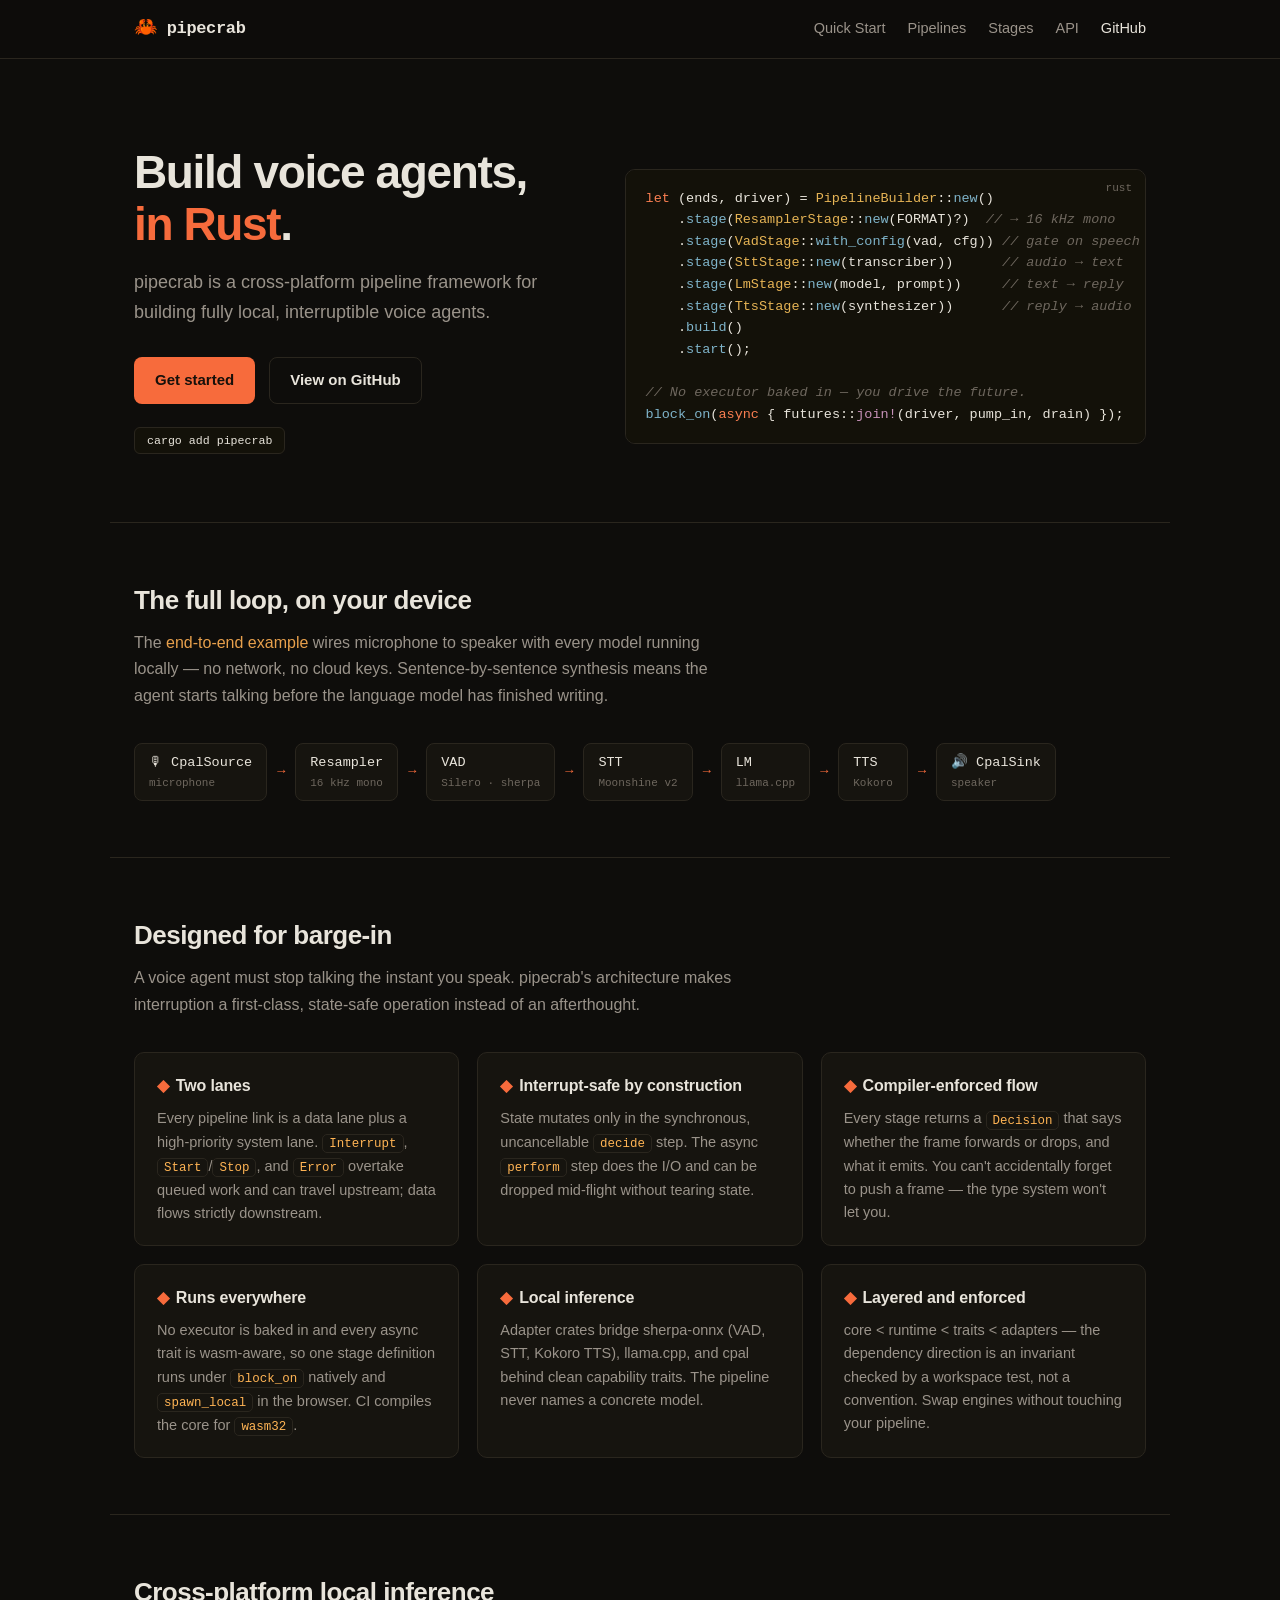
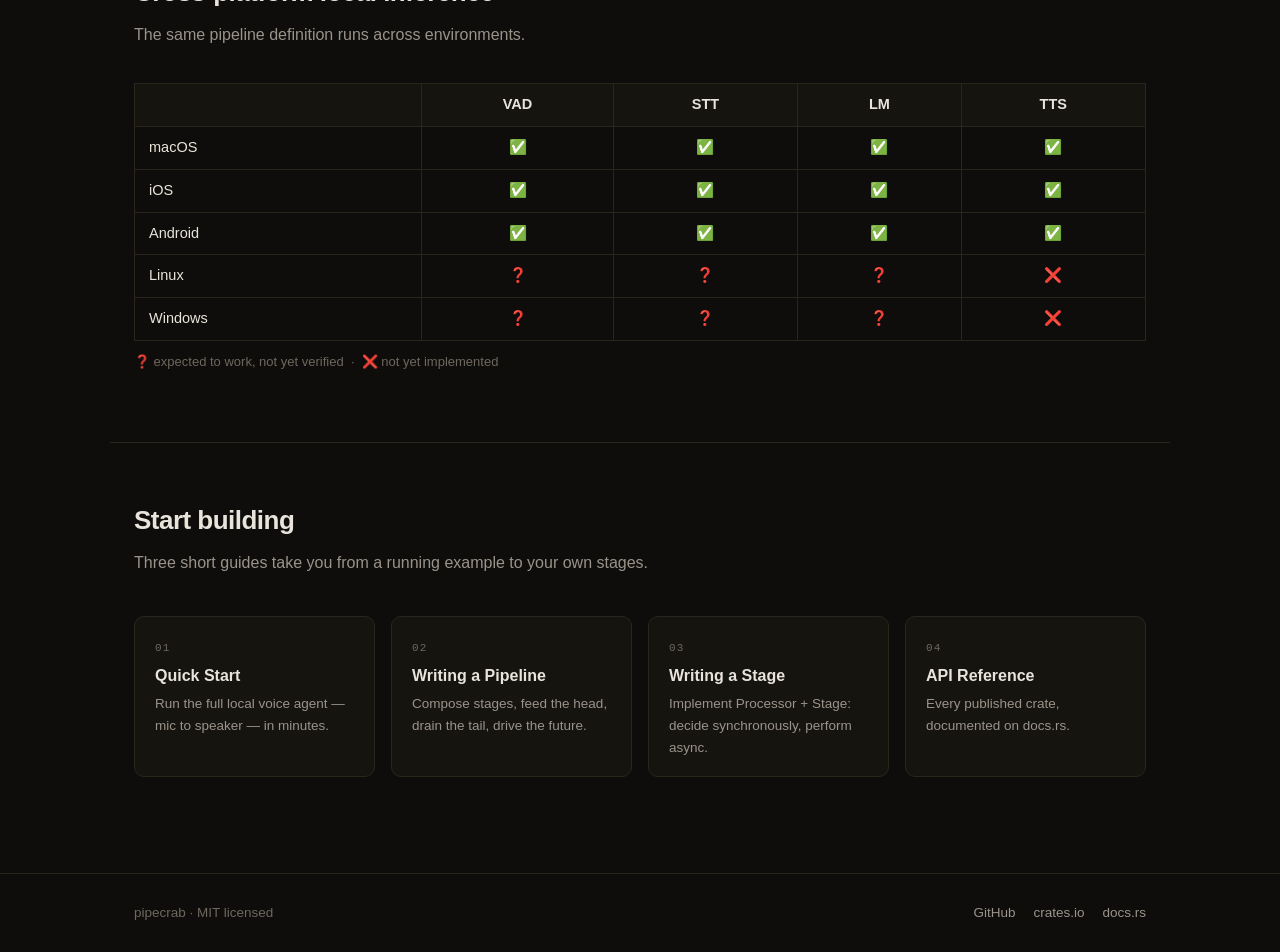
<file: docs/site/index.html>
<!DOCTYPE html>
<html lang="en">
<head>
  <meta charset="utf-8">
  <meta name="viewport" content="width=device-width, initial-scale=1">
  <title>pipecrab — build voice agents in Rust</title>
  <meta name="description" content="pipecrab is a cross-platform pipeline framework for building fully local, interruptible voice agents in Rust — VAD, STT, LM, and TTS on one preemptible thread.">
  <meta property="og:title" content="pipecrab — build voice agents in Rust">
  <meta property="og:description" content="A cross-platform pipeline framework for building fully local, interruptible voice agents in Rust.">
  <meta property="og:url" content="https://pipecrab.rs/">
  <link rel="icon" href="data:image/svg+xml,<svg xmlns=%22http://www.w3.org/2000/svg%22 viewBox=%220 0 100 100%22><text y=%22.9em%22 font-size=%2290%22>🦀</text></svg>">
  <link rel="stylesheet" href="style.css">
</head>
<body>

<header class="site-header">
  <div class="inner">
    <a class="brand" href="/"><span class="crab">🦀</span>pipecrab</a>
    <nav class="site-nav">
      <a href="/quick-start/">Quick Start</a>
      <a href="/writing-a-pipeline/">Pipelines</a>
      <a href="/writing-a-stage/">Stages</a>
      <a href="/api/">API</a>
      <a class="gh" href="https://github.com/SheaHawkins/pipecrab">GitHub</a>
    </nav>
  </div>
</header>

<section class="hero">
  <div>
    <h1>Build voice agents, <em>in Rust</em>.</h1>
    <p class="tagline">
      pipecrab is a cross-platform pipeline framework for building fully local,
      interruptible voice agents.
    </p>
    <div class="cta">
      <a class="btn primary" href="/quick-start/">Get started</a>
      <a class="btn ghost" href="https://github.com/SheaHawkins/pipecrab">View on GitHub</a>
    </div>
    <p class="install"><code>cargo add pipecrab</code></p>
  </div>
  <div class="code-card">
    <span class="lang">rust</span>
<pre><span class="kw">let</span> (ends, driver) = <span class="ty">PipelineBuilder</span>::<span class="fn">new</span>()
    .<span class="fn">stage</span>(<span class="ty">ResamplerStage</span>::<span class="fn">new</span>(FORMAT)?)  <span class="cm">// → 16 kHz mono</span>
    .<span class="fn">stage</span>(<span class="ty">VadStage</span>::<span class="fn">with_config</span>(vad, cfg)) <span class="cm">// gate on speech</span>
    .<span class="fn">stage</span>(<span class="ty">SttStage</span>::<span class="fn">new</span>(transcriber))      <span class="cm">// audio → text</span>
    .<span class="fn">stage</span>(<span class="ty">LmStage</span>::<span class="fn">new</span>(model, prompt))     <span class="cm">// text → reply</span>
    .<span class="fn">stage</span>(<span class="ty">TtsStage</span>::<span class="fn">new</span>(synthesizer))      <span class="cm">// reply → audio</span>
    .<span class="fn">build</span>()
    .<span class="fn">start</span>();

<span class="cm">// No executor baked in — you drive the future.</span>
<span class="fn">block_on</span>(<span class="kw">async</span> { futures::<span class="mc">join!</span>(driver, pump_in, drain) });</pre>
  </div>
</section>

<section class="section">
  <h2>The full loop, on your device</h2>
  <p class="sub">
    The <a href="/quick-start/">end-to-end example</a> wires microphone to
    speaker with every model running locally — no network, no cloud keys.
    Sentence-by-sentence synthesis means the agent starts talking before the
    language model has finished writing.
  </p>
  <div class="flow">
    <span class="node">🎙 CpalSource<small>microphone</small></span>
    <span class="arrow">→</span>
    <span class="node">Resampler<small>16 kHz mono</small></span>
    <span class="arrow">→</span>
    <span class="node">VAD<small>Silero · sherpa</small></span>
    <span class="arrow">→</span>
    <span class="node">STT<small>Moonshine v2</small></span>
    <span class="arrow">→</span>
    <span class="node">LM<small>llama.cpp</small></span>
    <span class="arrow">→</span>
    <span class="node">TTS<small>Kokoro</small></span>
    <span class="arrow">→</span>
    <span class="node">🔊 CpalSink<small>speaker</small></span>
  </div>
</section>

<section class="section">
  <h2>Designed for barge-in</h2>
  <p class="sub">
    A voice agent must stop talking the instant you speak. pipecrab's
    architecture makes interruption a first-class, state-safe operation instead
    of an afterthought.
  </p>
  <div class="feature-grid">
    <div class="feature">
      <h3><span class="dot">◆</span>Two lanes</h3>
      <p>Every pipeline link is a data lane plus a high-priority system lane.
      <code>Interrupt</code>, <code>Start</code>/<code>Stop</code>, and
      <code>Error</code> overtake queued work and can travel upstream; data
      flows strictly downstream.</p>
    </div>
    <div class="feature">
      <h3><span class="dot">◆</span>Interrupt-safe by construction</h3>
      <p>State mutates only in the synchronous, uncancellable
      <code>decide</code> step. The async <code>perform</code> step does the
      I/O and can be dropped mid-flight without tearing state.</p>
    </div>
    <div class="feature">
      <h3><span class="dot">◆</span>Compiler-enforced flow</h3>
      <p>Every stage returns a <code>Decision</code> that says whether the
      frame forwards or drops, and what it emits. You can't accidentally
      forget to push a frame — the type system won't let you.</p>
    </div>
    <div class="feature">
      <h3><span class="dot">◆</span>Runs everywhere</h3>
      <p>No executor is baked in and every async trait is
      wasm-aware, so one stage definition runs under
      <code>block_on</code> natively and <code>spawn_local</code> in the
      browser. CI compiles the core for <code>wasm32</code>.</p>
    </div>
    <div class="feature">
      <h3><span class="dot">◆</span>Local inference</h3>
      <p>Adapter crates bridge sherpa-onnx (VAD, STT, Kokoro TTS),
      llama.cpp, and cpal behind clean capability traits. The pipeline never
      names a concrete model.</p>
    </div>
    <div class="feature">
      <h3><span class="dot">◆</span>Layered and enforced</h3>
      <p>core &lt; runtime &lt; traits &lt; adapters — the dependency
      direction is an invariant checked by a workspace test, not a
      convention. Swap engines without touching your pipeline.</p>
    </div>
  </div>
</section>

<section class="section">
  <h2>Cross-platform local inference</h2>
  <p class="sub">The same pipeline definition runs across environments.</p>
  <table>
    <thead>
      <tr><th></th><th class="c">VAD</th><th class="c">STT</th><th class="c">LM</th><th class="c">TTS</th></tr>
    </thead>
    <tbody>
      <tr><td>macOS</td><td class="c">✅</td><td class="c">✅</td><td class="c">✅</td><td class="c">✅</td></tr>
      <tr><td>iOS</td><td class="c">✅</td><td class="c">✅</td><td class="c">✅</td><td class="c">✅</td></tr>
      <tr><td>Android</td><td class="c">✅</td><td class="c">✅</td><td class="c">✅</td><td class="c">✅</td></tr>
      <tr><td>Linux</td><td class="c">❓</td><td class="c">❓</td><td class="c">❓</td><td class="c">❌</td></tr>
      <tr><td>Windows</td><td class="c">❓</td><td class="c">❓</td><td class="c">❓</td><td class="c">❌</td></tr>
    </tbody>
  </table>
  <p class="legend">❓ expected to work, not yet verified &nbsp;·&nbsp; ❌ not yet implemented</p>
</section>

<section class="section">
  <h2>Start building</h2>
  <p class="sub">Three short guides take you from a running example to your own stages.</p>
  <div class="next-links">
    <a href="/quick-start/">
      <span class="label">01</span>
      <div class="title">Quick Start</div>
      <div class="desc">Run the full local voice agent — mic to speaker — in minutes.</div>
    </a>
    <a href="/writing-a-pipeline/">
      <span class="label">02</span>
      <div class="title">Writing a Pipeline</div>
      <div class="desc">Compose stages, feed the head, drain the tail, drive the future.</div>
    </a>
    <a href="/writing-a-stage/">
      <span class="label">03</span>
      <div class="title">Writing a Stage</div>
      <div class="desc">Implement Processor + Stage: decide synchronously, perform async.</div>
    </a>
    <a href="/api/">
      <span class="label">04</span>
      <div class="title">API Reference</div>
      <div class="desc">Every published crate, documented on docs.rs.</div>
    </a>
  </div>
</section>

<footer class="site-footer">
  <div class="inner">
    <span>pipecrab · MIT licensed</span>
    <span class="links">
      <a href="https://github.com/SheaHawkins/pipecrab">GitHub</a>
      <a href="https://crates.io/crates/pipecrab">crates.io</a>
      <a href="https://docs.rs/pipecrab">docs.rs</a>
    </span>
  </div>
</footer>

</body>
</html>
</file>
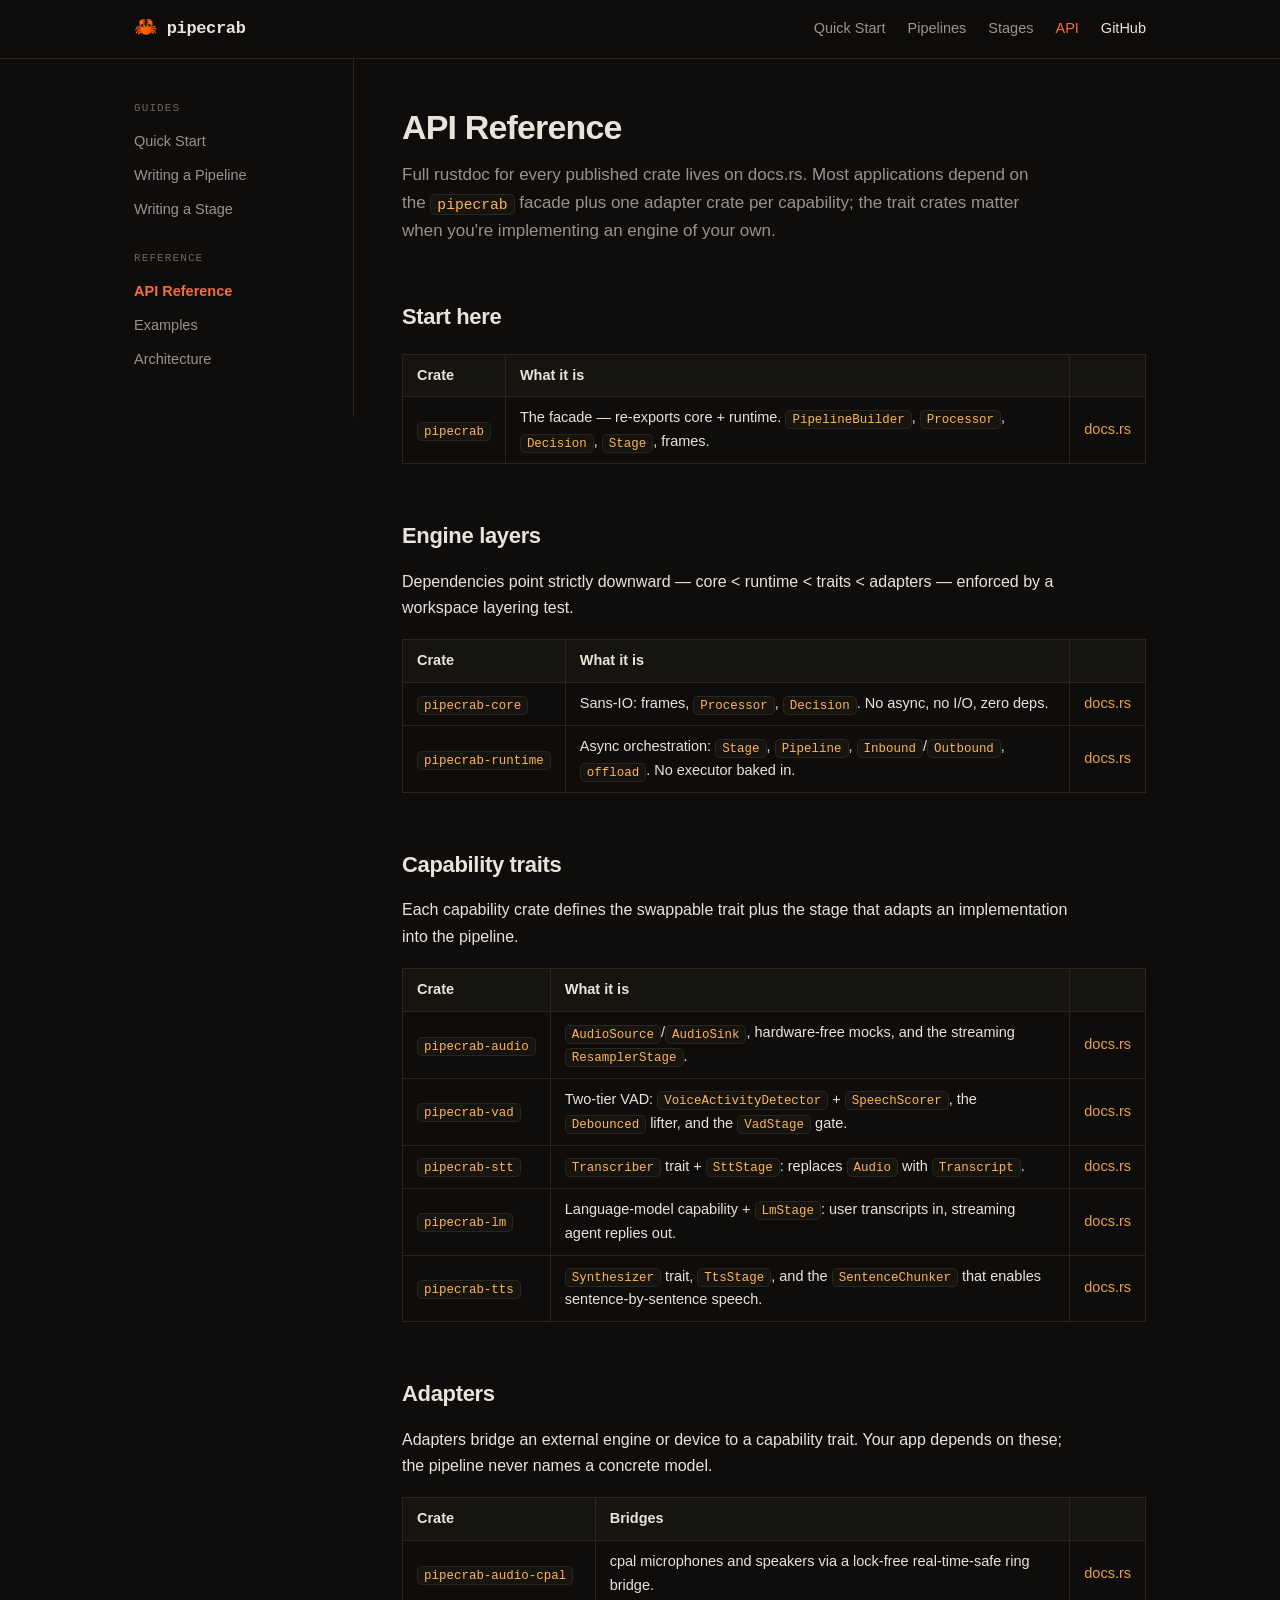
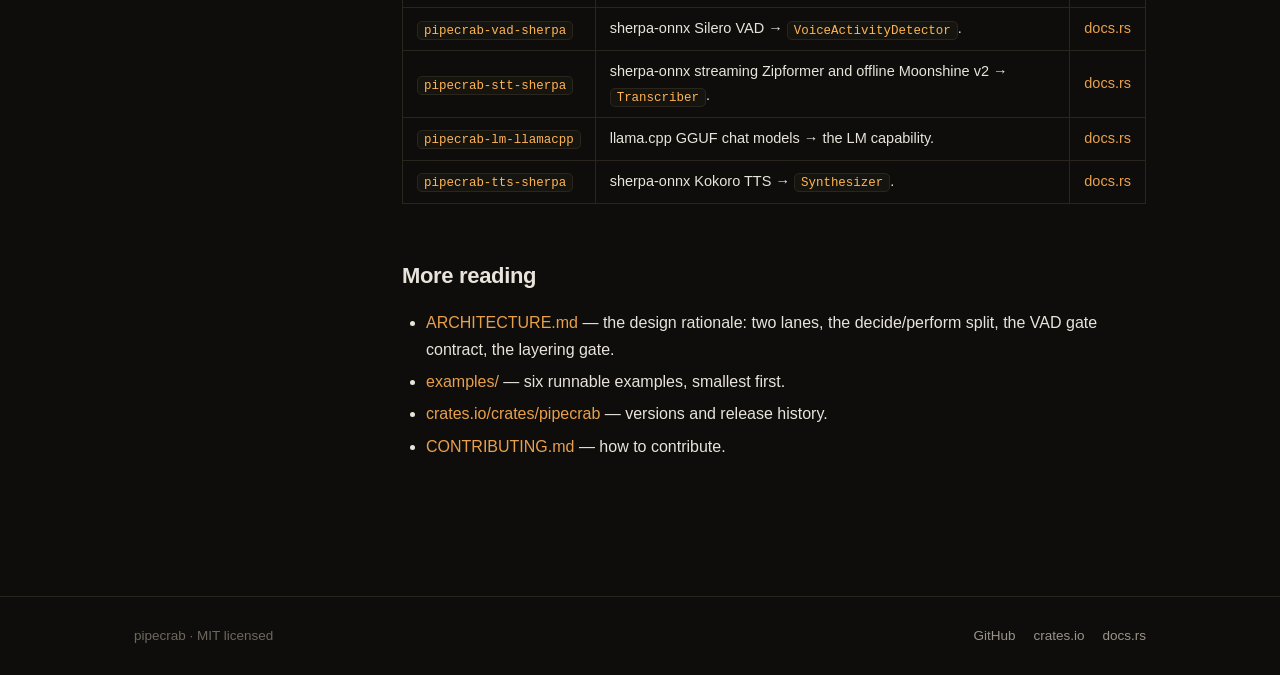
<file: docs/site/api/index.html>
<!DOCTYPE html>
<html lang="en">
<head>
  <meta charset="utf-8">
  <meta name="viewport" content="width=device-width, initial-scale=1">
  <title>API Reference — pipecrab</title>
  <meta name="description" content="Every published pipecrab crate, documented on docs.rs — the facade, the engine layers, the capability traits, and the adapters.">
  <link rel="icon" href="data:image/svg+xml,<svg xmlns=%22http://www.w3.org/2000/svg%22 viewBox=%220 0 100 100%22><text y=%22.9em%22 font-size=%2290%22>🦀</text></svg>">
  <link rel="stylesheet" href="../style.css">
</head>
<body>

<header class="site-header">
  <div class="inner">
    <a class="brand" href="/"><span class="crab">🦀</span>pipecrab</a>
    <nav class="site-nav">
      <a href="/quick-start/">Quick Start</a>
      <a href="/writing-a-pipeline/">Pipelines</a>
      <a href="/writing-a-stage/">Stages</a>
      <a class="active" href="/api/">API</a>
      <a class="gh" href="https://github.com/SheaHawkins/pipecrab">GitHub</a>
    </nav>
  </div>
</header>

<div class="docs-wrap">
  <aside class="docs-sidebar">
    <div class="group">Guides</div>
    <a href="/quick-start/">Quick Start</a>
    <a href="/writing-a-pipeline/">Writing a Pipeline</a>
    <a href="/writing-a-stage/">Writing a Stage</a>
    <div class="group">Reference</div>
    <a class="active" href="/api/">API Reference</a>
    <a href="https://github.com/SheaHawkins/pipecrab/tree/main/examples">Examples</a>
    <a href="https://github.com/SheaHawkins/pipecrab/blob/main/ARCHITECTURE.md">Architecture</a>
  </aside>

  <main class="docs-main">
    <h1>API Reference</h1>
    <p class="lede">
      Full rustdoc for every published crate lives on docs.rs. Most
      applications depend on the <code>pipecrab</code> facade plus one adapter
      crate per capability; the trait crates matter when you're implementing
      an engine of your own.
    </p>

    <h2 id="start-here">Start here</h2>
    <table>
      <thead><tr><th>Crate</th><th>What it is</th><th></th></tr></thead>
      <tbody>
        <tr>
          <td><code>pipecrab</code></td>
          <td>The facade — re-exports core + runtime. <code>PipelineBuilder</code>, <code>Processor</code>, <code>Decision</code>, <code>Stage</code>, frames.</td>
          <td><a href="https://docs.rs/pipecrab">docs.rs</a></td>
        </tr>
      </tbody>
    </table>

    <h2 id="engine">Engine layers</h2>
    <p>Dependencies point strictly downward — core &lt; runtime &lt; traits &lt; adapters — enforced by a workspace layering test.</p>
    <table>
      <thead><tr><th>Crate</th><th>What it is</th><th></th></tr></thead>
      <tbody>
        <tr>
          <td><code>pipecrab-core</code></td>
          <td>Sans-IO: frames, <code>Processor</code>, <code>Decision</code>. No async, no I/O, zero deps.</td>
          <td><a href="https://docs.rs/pipecrab-core">docs.rs</a></td>
        </tr>
        <tr>
          <td><code>pipecrab-runtime</code></td>
          <td>Async orchestration: <code>Stage</code>, <code>Pipeline</code>, <code>Inbound</code>/<code>Outbound</code>, <code>offload</code>. No executor baked in.</td>
          <td><a href="https://docs.rs/pipecrab-runtime">docs.rs</a></td>
        </tr>
      </tbody>
    </table>

    <h2 id="traits">Capability traits</h2>
    <p>Each capability crate defines the swappable trait plus the stage that adapts an implementation into the pipeline.</p>
    <table>
      <thead><tr><th>Crate</th><th>What it is</th><th></th></tr></thead>
      <tbody>
        <tr>
          <td><code>pipecrab-audio</code></td>
          <td><code>AudioSource</code>/<code>AudioSink</code>, hardware-free mocks, and the streaming <code>ResamplerStage</code>.</td>
          <td><a href="https://docs.rs/pipecrab-audio">docs.rs</a></td>
        </tr>
        <tr>
          <td><code>pipecrab-vad</code></td>
          <td>Two-tier VAD: <code>VoiceActivityDetector</code> + <code>SpeechScorer</code>, the <code>Debounced</code> lifter, and the <code>VadStage</code> gate.</td>
          <td><a href="https://docs.rs/pipecrab-vad">docs.rs</a></td>
        </tr>
        <tr>
          <td><code>pipecrab-stt</code></td>
          <td><code>Transcriber</code> trait + <code>SttStage</code>: replaces <code>Audio</code> with <code>Transcript</code>.</td>
          <td><a href="https://docs.rs/pipecrab-stt">docs.rs</a></td>
        </tr>
        <tr>
          <td><code>pipecrab-lm</code></td>
          <td>Language-model capability + <code>LmStage</code>: user transcripts in, streaming agent replies out.</td>
          <td><a href="https://docs.rs/pipecrab-lm">docs.rs</a></td>
        </tr>
        <tr>
          <td><code>pipecrab-tts</code></td>
          <td><code>Synthesizer</code> trait, <code>TtsStage</code>, and the <code>SentenceChunker</code> that enables sentence-by-sentence speech.</td>
          <td><a href="https://docs.rs/pipecrab-tts">docs.rs</a></td>
        </tr>
      </tbody>
    </table>

    <h2 id="adapters">Adapters</h2>
    <p>Adapters bridge an external engine or device to a capability trait. Your app depends on these; the pipeline never names a concrete model.</p>
    <table>
      <thead><tr><th>Crate</th><th>Bridges</th><th></th></tr></thead>
      <tbody>
        <tr>
          <td><code>pipecrab-audio-cpal</code></td>
          <td>cpal microphones and speakers via a lock-free real-time-safe ring bridge.</td>
          <td><a href="https://docs.rs/pipecrab-audio-cpal">docs.rs</a></td>
        </tr>
        <tr>
          <td><code>pipecrab-vad-sherpa</code></td>
          <td>sherpa-onnx Silero VAD → <code>VoiceActivityDetector</code>.</td>
          <td><a href="https://docs.rs/pipecrab-vad-sherpa">docs.rs</a></td>
        </tr>
        <tr>
          <td><code>pipecrab-stt-sherpa</code></td>
          <td>sherpa-onnx streaming Zipformer and offline Moonshine v2 → <code>Transcriber</code>.</td>
          <td><a href="https://docs.rs/pipecrab-stt-sherpa">docs.rs</a></td>
        </tr>
        <tr>
          <td><code>pipecrab-lm-llamacpp</code></td>
          <td>llama.cpp GGUF chat models → the LM capability.</td>
          <td><a href="https://docs.rs/pipecrab-lm-llamacpp">docs.rs</a></td>
        </tr>
        <tr>
          <td><code>pipecrab-tts-sherpa</code></td>
          <td>sherpa-onnx Kokoro TTS → <code>Synthesizer</code>.</td>
          <td><a href="https://docs.rs/pipecrab-tts-sherpa">docs.rs</a></td>
        </tr>
      </tbody>
    </table>

    <h2 id="more">More reading</h2>
    <ul>
      <li><a href="https://github.com/SheaHawkins/pipecrab/blob/main/ARCHITECTURE.md">ARCHITECTURE.md</a> — the design rationale: two lanes, the decide/perform split, the VAD gate contract, the layering gate.</li>
      <li><a href="https://github.com/SheaHawkins/pipecrab/tree/main/examples">examples/</a> — six runnable examples, smallest first.</li>
      <li><a href="https://crates.io/crates/pipecrab">crates.io/crates/pipecrab</a> — versions and release history.</li>
      <li><a href="https://github.com/SheaHawkins/pipecrab/blob/main/CONTRIBUTING.md">CONTRIBUTING.md</a> — how to contribute.</li>
    </ul>
  </main>
</div>

<footer class="site-footer">
  <div class="inner">
    <span>pipecrab · MIT licensed</span>
    <span class="links">
      <a href="https://github.com/SheaHawkins/pipecrab">GitHub</a>
      <a href="https://crates.io/crates/pipecrab">crates.io</a>
      <a href="https://docs.rs/pipecrab">docs.rs</a>
    </span>
  </div>
</footer>

</body>
</html>
</file>
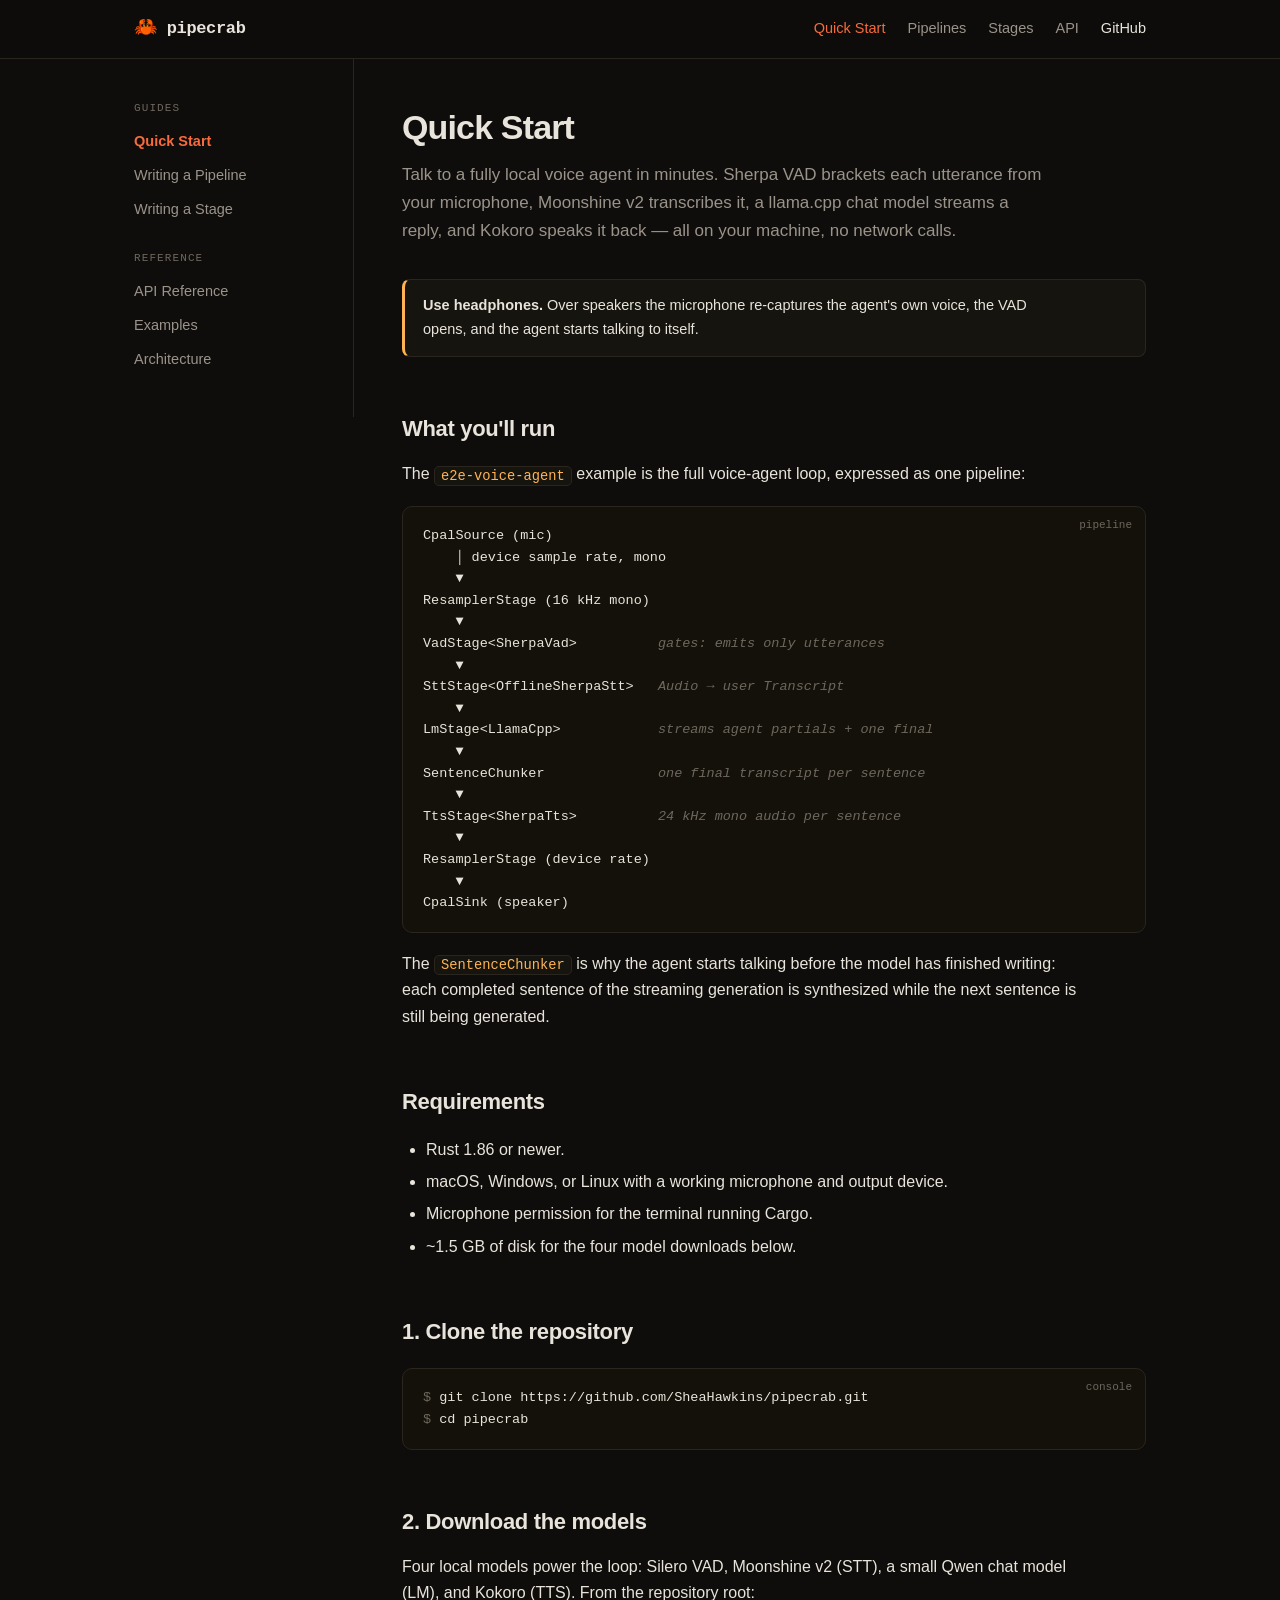
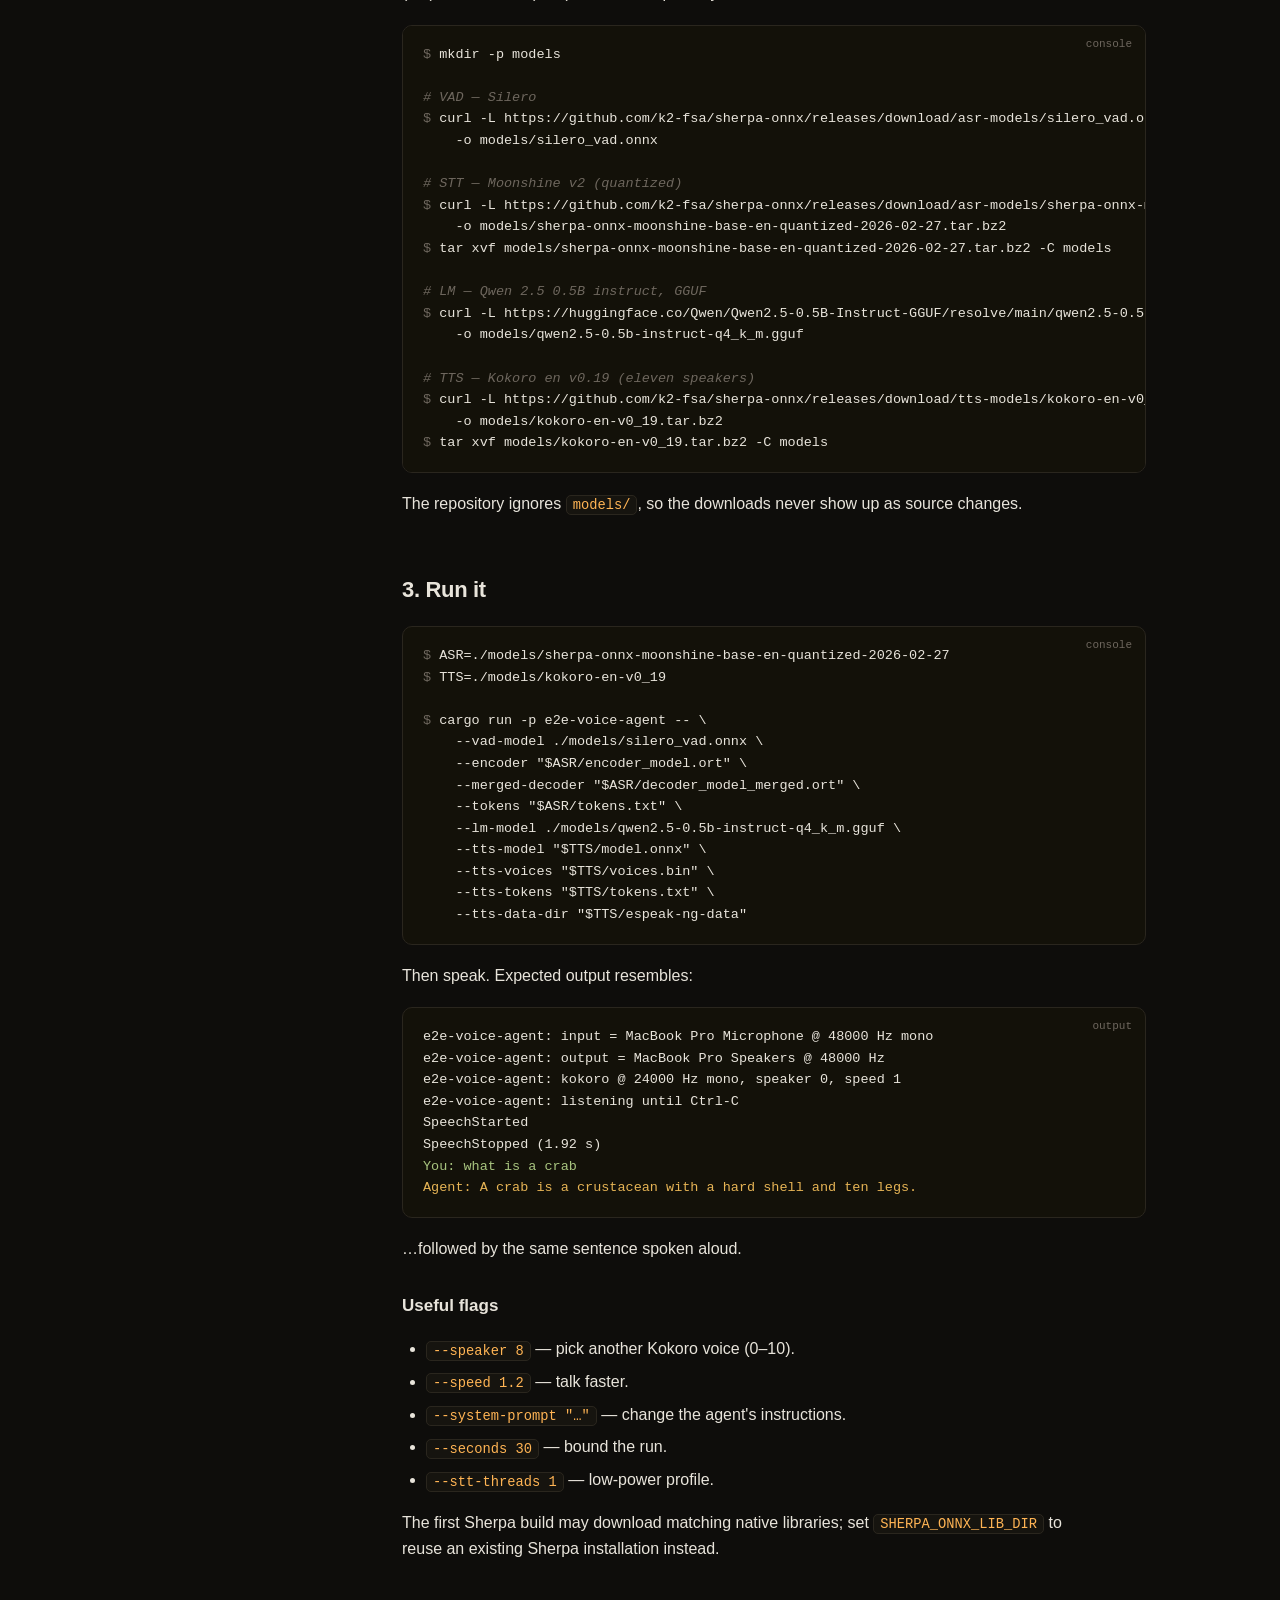
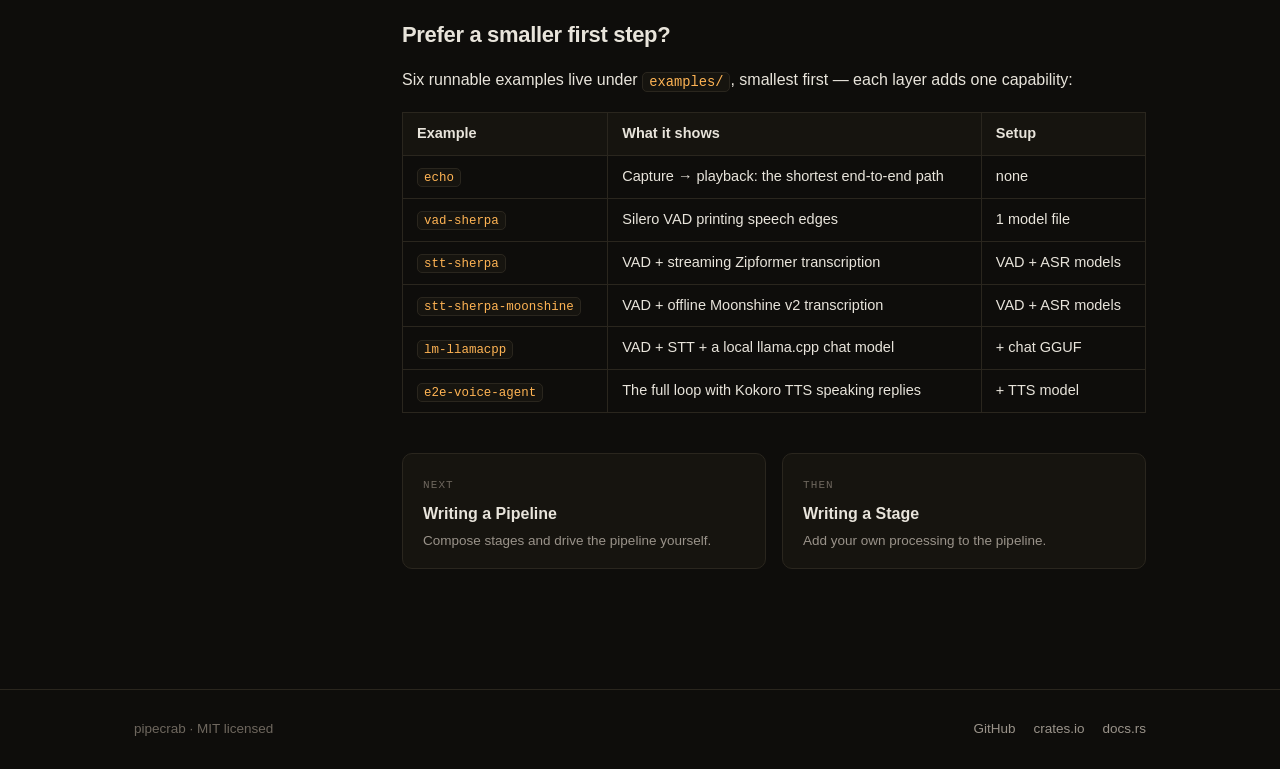
<file: docs/site/quick-start/index.html>
<!DOCTYPE html>
<html lang="en">
<head>
  <meta charset="utf-8">
  <meta name="viewport" content="width=device-width, initial-scale=1">
  <title>Quick Start — pipecrab</title>
  <meta name="description" content="Run pipecrab's fully local end-to-end voice agent — VAD, STT, LM, and TTS from microphone to speaker — in minutes.">
  <link rel="icon" href="data:image/svg+xml,<svg xmlns=%22http://www.w3.org/2000/svg%22 viewBox=%220 0 100 100%22><text y=%22.9em%22 font-size=%2290%22>🦀</text></svg>">
  <link rel="stylesheet" href="../style.css">
</head>
<body>

<header class="site-header">
  <div class="inner">
    <a class="brand" href="/"><span class="crab">🦀</span>pipecrab</a>
    <nav class="site-nav">
      <a class="active" href="/quick-start/">Quick Start</a>
      <a href="/writing-a-pipeline/">Pipelines</a>
      <a href="/writing-a-stage/">Stages</a>
      <a href="/api/">API</a>
      <a class="gh" href="https://github.com/SheaHawkins/pipecrab">GitHub</a>
    </nav>
  </div>
</header>

<div class="docs-wrap">
  <aside class="docs-sidebar">
    <div class="group">Guides</div>
    <a class="active" href="/quick-start/">Quick Start</a>
    <a href="/writing-a-pipeline/">Writing a Pipeline</a>
    <a href="/writing-a-stage/">Writing a Stage</a>
    <div class="group">Reference</div>
    <a href="/api/">API Reference</a>
    <a href="https://github.com/SheaHawkins/pipecrab/tree/main/examples">Examples</a>
    <a href="https://github.com/SheaHawkins/pipecrab/blob/main/ARCHITECTURE.md">Architecture</a>
  </aside>

  <main class="docs-main">
    <h1>Quick Start</h1>
    <p class="lede">
      Talk to a fully local voice agent in minutes. Sherpa VAD brackets each
      utterance from your microphone, Moonshine v2 transcribes it, a llama.cpp
      chat model streams a reply, and Kokoro speaks it back — all on your
      machine, no network calls.
    </p>

    <div class="callout warn">
      <p><strong>Use headphones.</strong> Over speakers the microphone
      re-captures the agent's own voice, the VAD opens, and the agent starts
      talking to itself.</p>
    </div>

    <h2 id="what-youll-run">What you'll run</h2>
    <p>
      The <a href="https://github.com/SheaHawkins/pipecrab/tree/main/examples/e2e-voice-agent"><code>e2e-voice-agent</code></a>
      example is the full voice-agent loop, expressed as one pipeline:
    </p>
    <div class="code-card"><span class="lang">pipeline</span>
<pre>CpalSource (mic)
    │ device sample rate, mono
    ▼
ResamplerStage (16 kHz mono)
    ▼
VadStage&lt;SherpaVad&gt;          <span class="cm">gates: emits only utterances</span>
    ▼
SttStage&lt;OfflineSherpaStt&gt;   <span class="cm">Audio → user Transcript</span>
    ▼
LmStage&lt;LlamaCpp&gt;            <span class="cm">streams agent partials + one final</span>
    ▼
SentenceChunker              <span class="cm">one final transcript per sentence</span>
    ▼
TtsStage&lt;SherpaTts&gt;          <span class="cm">24 kHz mono audio per sentence</span>
    ▼
ResamplerStage (device rate)
    ▼
CpalSink (speaker)</pre>
    </div>
    <p>
      The <code>SentenceChunker</code> is why the agent starts talking before
      the model has finished writing: each completed sentence of the streaming
      generation is synthesized while the next sentence is still being
      generated.
    </p>

    <h2 id="requirements">Requirements</h2>
    <ul>
      <li>Rust 1.86 or newer.</li>
      <li>macOS, Windows, or Linux with a working microphone and output device.</li>
      <li>Microphone permission for the terminal running Cargo.</li>
      <li>~1.5 GB of disk for the four model downloads below.</li>
    </ul>

    <h2 id="clone">1. Clone the repository</h2>
    <div class="code-card"><span class="lang">console</span>
<pre><span class="pr">$</span> git clone https://github.com/SheaHawkins/pipecrab.git
<span class="pr">$</span> cd pipecrab</pre>
    </div>

    <h2 id="models">2. Download the models</h2>
    <p>
      Four local models power the loop: Silero VAD, Moonshine v2 (STT), a small
      Qwen chat model (LM), and Kokoro (TTS). From the repository root:
    </p>
    <div class="code-card"><span class="lang">console</span>
<pre><span class="pr">$</span> mkdir -p models

<span class="cm"># VAD — Silero</span>
<span class="pr">$</span> curl -L https://github.com/k2-fsa/sherpa-onnx/releases/download/asr-models/silero_vad.onnx \
    -o models/silero_vad.onnx

<span class="cm"># STT — Moonshine v2 (quantized)</span>
<span class="pr">$</span> curl -L https://github.com/k2-fsa/sherpa-onnx/releases/download/asr-models/sherpa-onnx-moonshine-base-en-quantized-2026-02-27.tar.bz2 \
    -o models/sherpa-onnx-moonshine-base-en-quantized-2026-02-27.tar.bz2
<span class="pr">$</span> tar xvf models/sherpa-onnx-moonshine-base-en-quantized-2026-02-27.tar.bz2 -C models

<span class="cm"># LM — Qwen 2.5 0.5B instruct, GGUF</span>
<span class="pr">$</span> curl -L https://huggingface.co/Qwen/Qwen2.5-0.5B-Instruct-GGUF/resolve/main/qwen2.5-0.5b-instruct-q4_k_m.gguf \
    -o models/qwen2.5-0.5b-instruct-q4_k_m.gguf

<span class="cm"># TTS — Kokoro en v0.19 (eleven speakers)</span>
<span class="pr">$</span> curl -L https://github.com/k2-fsa/sherpa-onnx/releases/download/tts-models/kokoro-en-v0_19.tar.bz2 \
    -o models/kokoro-en-v0_19.tar.bz2
<span class="pr">$</span> tar xvf models/kokoro-en-v0_19.tar.bz2 -C models</pre>
    </div>
    <p>
      The repository ignores <code>models/</code>, so the downloads never show
      up as source changes.
    </p>

    <h2 id="run">3. Run it</h2>
    <div class="code-card"><span class="lang">console</span>
<pre><span class="pr">$</span> ASR=./models/sherpa-onnx-moonshine-base-en-quantized-2026-02-27
<span class="pr">$</span> TTS=./models/kokoro-en-v0_19

<span class="pr">$</span> cargo run -p e2e-voice-agent -- \
    --vad-model ./models/silero_vad.onnx \
    --encoder "$ASR/encoder_model.ort" \
    --merged-decoder "$ASR/decoder_model_merged.ort" \
    --tokens "$ASR/tokens.txt" \
    --lm-model ./models/qwen2.5-0.5b-instruct-q4_k_m.gguf \
    --tts-model "$TTS/model.onnx" \
    --tts-voices "$TTS/voices.bin" \
    --tts-tokens "$TTS/tokens.txt" \
    --tts-data-dir "$TTS/espeak-ng-data"</pre>
    </div>
    <p>Then speak. Expected output resembles:</p>
    <div class="code-card"><span class="lang">output</span>
<pre>e2e-voice-agent: input = MacBook Pro Microphone @ 48000 Hz mono
e2e-voice-agent: output = MacBook Pro Speakers @ 48000 Hz
e2e-voice-agent: kokoro @ 24000 Hz mono, speaker 0, speed 1
e2e-voice-agent: listening until Ctrl-C
SpeechStarted
SpeechStopped (1.92 s)
<span class="st">You: what is a crab</span>
<span class="ty">Agent: A crab is a crustacean with a hard shell and ten legs.</span></pre>
    </div>
    <p>…followed by the same sentence spoken aloud.</p>

    <h3 id="flags">Useful flags</h3>
    <ul>
      <li><code>--speaker 8</code> — pick another Kokoro voice (0–10).</li>
      <li><code>--speed 1.2</code> — talk faster.</li>
      <li><code>--system-prompt "…"</code> — change the agent's instructions.</li>
      <li><code>--seconds 30</code> — bound the run.</li>
      <li><code>--stt-threads 1</code> — low-power profile.</li>
    </ul>
    <p>
      The first Sherpa build may download matching native libraries; set
      <code>SHERPA_ONNX_LIB_DIR</code> to reuse an existing Sherpa
      installation instead.
    </p>

    <h2 id="smaller">Prefer a smaller first step?</h2>
    <p>
      Six runnable examples live under
      <a href="https://github.com/SheaHawkins/pipecrab/tree/main/examples"><code>examples/</code></a>,
      smallest first — each layer adds one capability:
    </p>
    <table>
      <thead><tr><th>Example</th><th>What it shows</th><th>Setup</th></tr></thead>
      <tbody>
        <tr><td><a href="https://github.com/SheaHawkins/pipecrab/tree/main/examples/echo"><code>echo</code></a></td><td>Capture → playback: the shortest end-to-end path</td><td>none</td></tr>
        <tr><td><a href="https://github.com/SheaHawkins/pipecrab/tree/main/examples/vad-sherpa"><code>vad-sherpa</code></a></td><td>Silero VAD printing speech edges</td><td>1 model file</td></tr>
        <tr><td><a href="https://github.com/SheaHawkins/pipecrab/tree/main/examples/stt-sherpa"><code>stt-sherpa</code></a></td><td>VAD + streaming Zipformer transcription</td><td>VAD + ASR models</td></tr>
        <tr><td><a href="https://github.com/SheaHawkins/pipecrab/tree/main/examples/stt-sherpa-moonshine"><code>stt-sherpa-moonshine</code></a></td><td>VAD + offline Moonshine v2 transcription</td><td>VAD + ASR models</td></tr>
        <tr><td><a href="https://github.com/SheaHawkins/pipecrab/tree/main/examples/lm-llamacpp"><code>lm-llamacpp</code></a></td><td>VAD + STT + a local llama.cpp chat model</td><td>+ chat GGUF</td></tr>
        <tr><td><a href="https://github.com/SheaHawkins/pipecrab/tree/main/examples/e2e-voice-agent"><code>e2e-voice-agent</code></a></td><td>The full loop with Kokoro TTS speaking replies</td><td>+ TTS model</td></tr>
      </tbody>
    </table>

    <div class="next-links">
      <a href="/writing-a-pipeline/">
        <span class="label">Next</span>
        <div class="title">Writing a Pipeline</div>
        <div class="desc">Compose stages and drive the pipeline yourself.</div>
      </a>
      <a href="/writing-a-stage/">
        <span class="label">Then</span>
        <div class="title">Writing a Stage</div>
        <div class="desc">Add your own processing to the pipeline.</div>
      </a>
    </div>
  </main>
</div>

<footer class="site-footer">
  <div class="inner">
    <span>pipecrab · MIT licensed</span>
    <span class="links">
      <a href="https://github.com/SheaHawkins/pipecrab">GitHub</a>
      <a href="https://crates.io/crates/pipecrab">crates.io</a>
      <a href="https://docs.rs/pipecrab">docs.rs</a>
    </span>
  </div>
</footer>

</body>
</html>
</file>
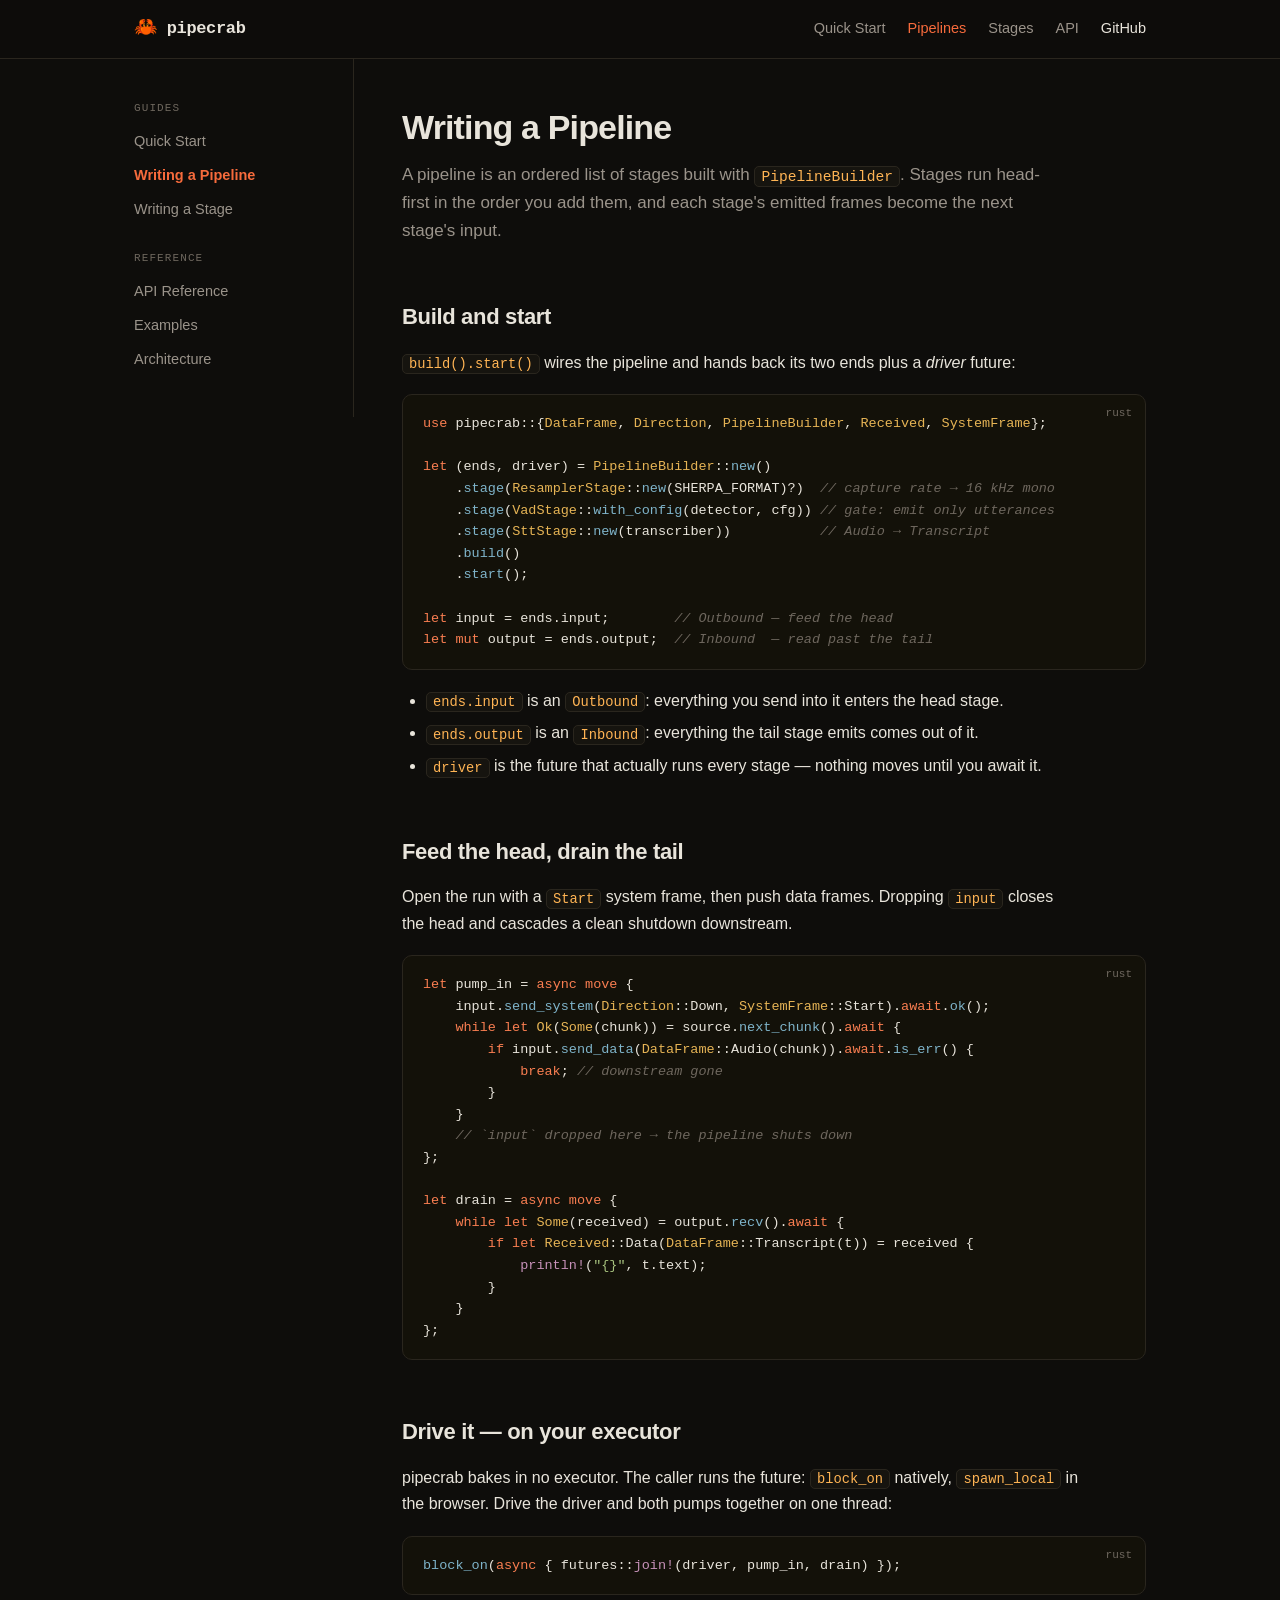
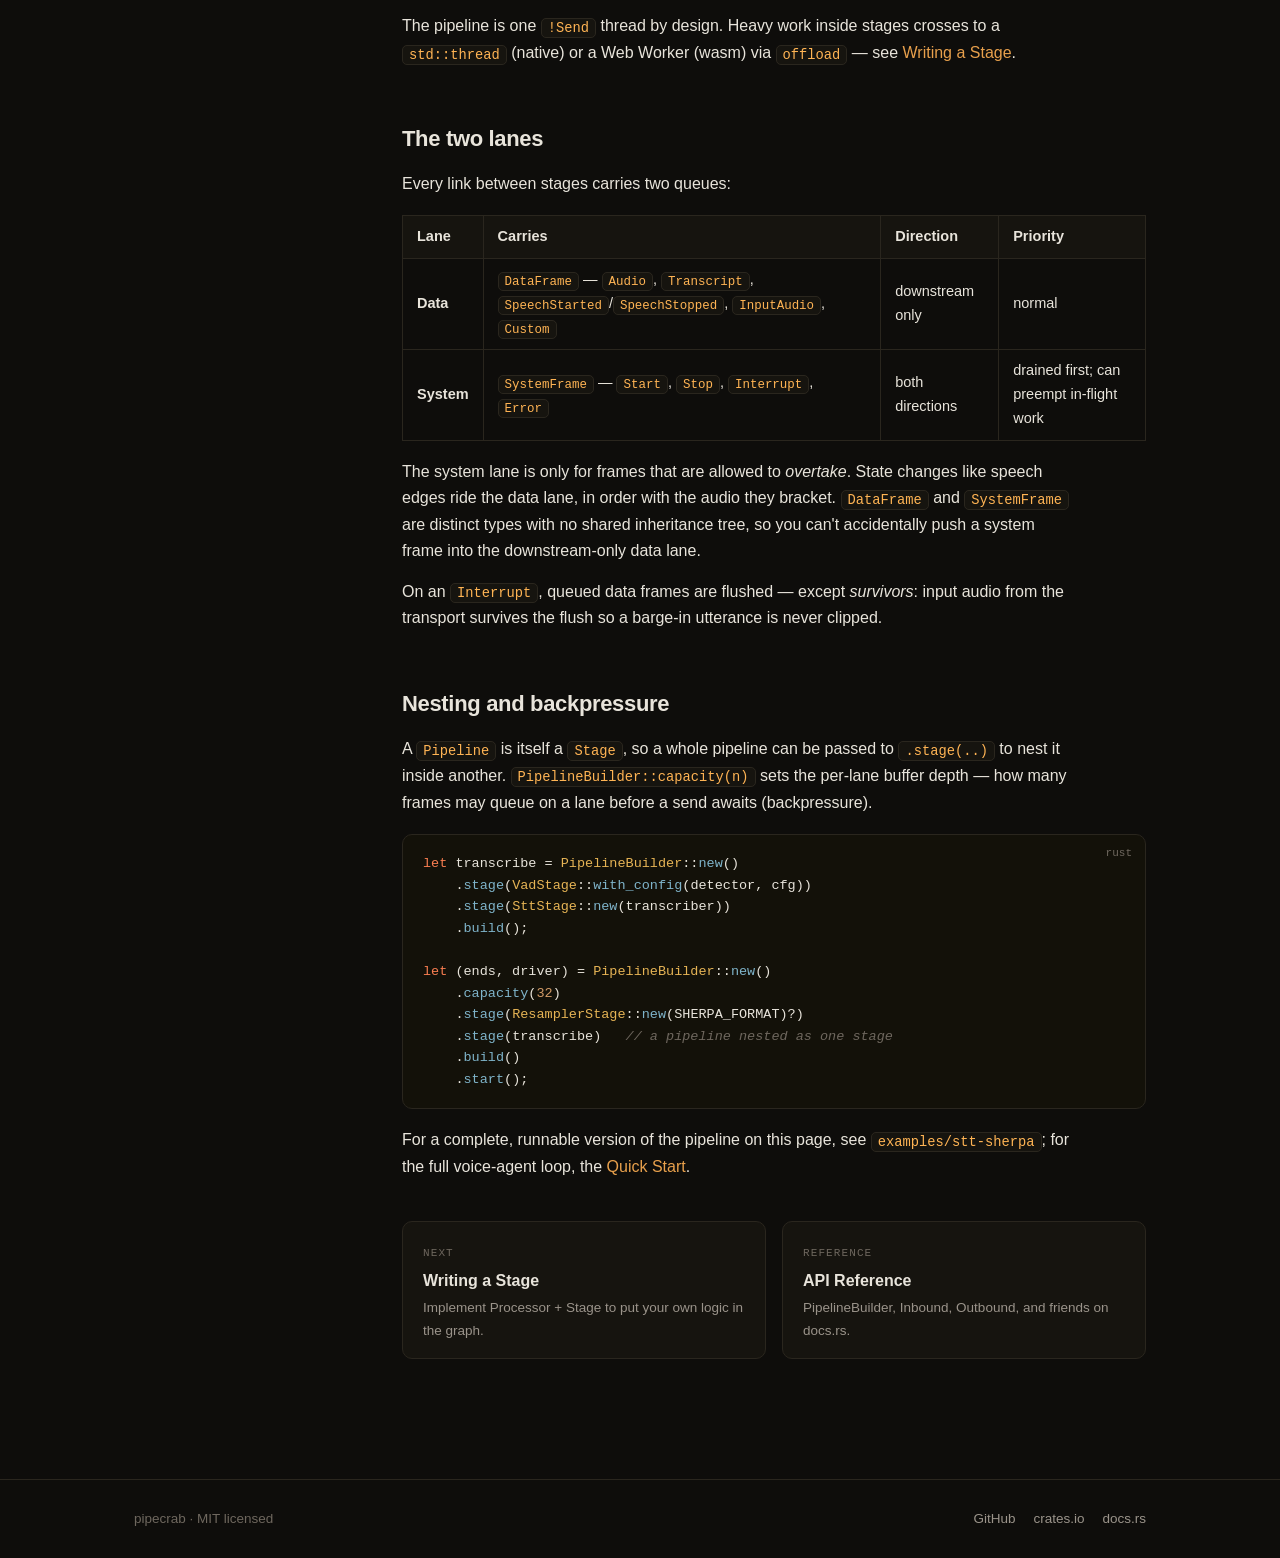
<file: docs/site/writing-a-pipeline/index.html>
<!DOCTYPE html>
<html lang="en">
<head>
  <meta charset="utf-8">
  <meta name="viewport" content="width=device-width, initial-scale=1">
  <title>Writing a Pipeline — pipecrab</title>
  <meta name="description" content="Compose pipecrab stages with PipelineBuilder, feed the head, drain the tail, and drive the pipeline on any executor.">
  <link rel="icon" href="data:image/svg+xml,<svg xmlns=%22http://www.w3.org/2000/svg%22 viewBox=%220 0 100 100%22><text y=%22.9em%22 font-size=%2290%22>🦀</text></svg>">
  <link rel="stylesheet" href="../style.css">
</head>
<body>

<header class="site-header">
  <div class="inner">
    <a class="brand" href="/"><span class="crab">🦀</span>pipecrab</a>
    <nav class="site-nav">
      <a href="/quick-start/">Quick Start</a>
      <a class="active" href="/writing-a-pipeline/">Pipelines</a>
      <a href="/writing-a-stage/">Stages</a>
      <a href="/api/">API</a>
      <a class="gh" href="https://github.com/SheaHawkins/pipecrab">GitHub</a>
    </nav>
  </div>
</header>

<div class="docs-wrap">
  <aside class="docs-sidebar">
    <div class="group">Guides</div>
    <a href="/quick-start/">Quick Start</a>
    <a class="active" href="/writing-a-pipeline/">Writing a Pipeline</a>
    <a href="/writing-a-stage/">Writing a Stage</a>
    <div class="group">Reference</div>
    <a href="/api/">API Reference</a>
    <a href="https://github.com/SheaHawkins/pipecrab/tree/main/examples">Examples</a>
    <a href="https://github.com/SheaHawkins/pipecrab/blob/main/ARCHITECTURE.md">Architecture</a>
  </aside>

  <main class="docs-main">
    <h1>Writing a Pipeline</h1>
    <p class="lede">
      A pipeline is an ordered list of stages built with
      <code>PipelineBuilder</code>. Stages run head-first in the order you add
      them, and each stage's emitted frames become the next stage's input.
    </p>

    <h2 id="build">Build and start</h2>
    <p>
      <code>build().start()</code> wires the pipeline and hands back its two
      ends plus a <em>driver</em> future:
    </p>
    <div class="code-card"><span class="lang">rust</span>
<pre><span class="kw">use</span> pipecrab::{<span class="ty">DataFrame</span>, <span class="ty">Direction</span>, <span class="ty">PipelineBuilder</span>, <span class="ty">Received</span>, <span class="ty">SystemFrame</span>};

<span class="kw">let</span> (ends, driver) = <span class="ty">PipelineBuilder</span>::<span class="fn">new</span>()
    .<span class="fn">stage</span>(<span class="ty">ResamplerStage</span>::<span class="fn">new</span>(SHERPA_FORMAT)?)  <span class="cm">// capture rate → 16 kHz mono</span>
    .<span class="fn">stage</span>(<span class="ty">VadStage</span>::<span class="fn">with_config</span>(detector, cfg)) <span class="cm">// gate: emit only utterances</span>
    .<span class="fn">stage</span>(<span class="ty">SttStage</span>::<span class="fn">new</span>(transcriber))           <span class="cm">// Audio → Transcript</span>
    .<span class="fn">build</span>()
    .<span class="fn">start</span>();

<span class="kw">let</span> input = ends.input;        <span class="cm">// Outbound — feed the head</span>
<span class="kw">let mut</span> output = ends.output;  <span class="cm">// Inbound  — read past the tail</span></pre>
    </div>
    <ul>
      <li><code>ends.input</code> is an <code>Outbound</code>: everything you
        send into it enters the head stage.</li>
      <li><code>ends.output</code> is an <code>Inbound</code>: everything the
        tail stage emits comes out of it.</li>
      <li><code>driver</code> is the future that actually runs every stage —
        nothing moves until you await it.</li>
    </ul>

    <h2 id="pump">Feed the head, drain the tail</h2>
    <p>
      Open the run with a <code>Start</code> system frame, then push data
      frames. Dropping <code>input</code> closes the head and cascades a clean
      shutdown downstream.
    </p>
    <div class="code-card"><span class="lang">rust</span>
<pre><span class="kw">let</span> pump_in = <span class="kw">async move</span> {
    input.<span class="fn">send_system</span>(<span class="ty">Direction</span>::Down, <span class="ty">SystemFrame</span>::Start).<span class="kw">await</span>.<span class="fn">ok</span>();
    <span class="kw">while let</span> <span class="ty">Ok</span>(<span class="ty">Some</span>(chunk)) = source.<span class="fn">next_chunk</span>().<span class="kw">await</span> {
        <span class="kw">if</span> input.<span class="fn">send_data</span>(<span class="ty">DataFrame</span>::Audio(chunk)).<span class="kw">await</span>.<span class="fn">is_err</span>() {
            <span class="kw">break</span>; <span class="cm">// downstream gone</span>
        }
    }
    <span class="cm">// `input` dropped here → the pipeline shuts down</span>
};

<span class="kw">let</span> drain = <span class="kw">async move</span> {
    <span class="kw">while let</span> <span class="ty">Some</span>(received) = output.<span class="fn">recv</span>().<span class="kw">await</span> {
        <span class="kw">if let</span> <span class="ty">Received</span>::Data(<span class="ty">DataFrame</span>::Transcript(t)) = received {
            <span class="mc">println!</span>(<span class="st">"{}"</span>, t.text);
        }
    }
};</pre>
    </div>

    <h2 id="drive">Drive it — on your executor</h2>
    <p>
      pipecrab bakes in no executor. The caller runs the future:
      <code>block_on</code> natively, <code>spawn_local</code> in the browser.
      Drive the driver and both pumps together on one thread:
    </p>
    <div class="code-card"><span class="lang">rust</span>
<pre><span class="fn">block_on</span>(<span class="kw">async</span> { futures::<span class="mc">join!</span>(driver, pump_in, drain) });</pre>
    </div>
    <p>
      The pipeline is one <code>!Send</code> thread by design. Heavy work
      inside stages crosses to a <code>std::thread</code> (native) or a Web
      Worker (wasm) via <code>offload</code> — see
      <a href="/writing-a-stage/#offload">Writing a Stage</a>.
    </p>

    <h2 id="lanes">The two lanes</h2>
    <p>Every link between stages carries two queues:</p>
    <table>
      <thead><tr><th>Lane</th><th>Carries</th><th>Direction</th><th>Priority</th></tr></thead>
      <tbody>
        <tr>
          <td><strong>Data</strong></td>
          <td><code>DataFrame</code> — <code>Audio</code>, <code>Transcript</code>, <code>SpeechStarted</code>/<code>SpeechStopped</code>, <code>InputAudio</code>, <code>Custom</code></td>
          <td>downstream only</td>
          <td>normal</td>
        </tr>
        <tr>
          <td><strong>System</strong></td>
          <td><code>SystemFrame</code> — <code>Start</code>, <code>Stop</code>, <code>Interrupt</code>, <code>Error</code></td>
          <td>both directions</td>
          <td>drained first; can preempt in-flight work</td>
        </tr>
      </tbody>
    </table>
    <p>
      The system lane is only for frames that are allowed to <em>overtake</em>.
      State changes like speech edges ride the data lane, in order with the
      audio they bracket. <code>DataFrame</code> and <code>SystemFrame</code>
      are distinct types with no shared inheritance tree, so you can't
      accidentally push a system frame into the downstream-only data lane.
    </p>
    <p>
      On an <code>Interrupt</code>, queued data frames are flushed — except
      <em>survivors</em>: input audio from the transport survives the flush so
      a barge-in utterance is never clipped.
    </p>

    <h2 id="nesting">Nesting and backpressure</h2>
    <p>
      A <code>Pipeline</code> is itself a <code>Stage</code>, so a whole
      pipeline can be passed to <code>.stage(..)</code> to nest it inside
      another. <code>PipelineBuilder::capacity(n)</code> sets the per-lane
      buffer depth — how many frames may queue on a lane before a send awaits
      (backpressure).
    </p>
    <div class="code-card"><span class="lang">rust</span>
<pre><span class="kw">let</span> transcribe = <span class="ty">PipelineBuilder</span>::<span class="fn">new</span>()
    .<span class="fn">stage</span>(<span class="ty">VadStage</span>::<span class="fn">with_config</span>(detector, cfg))
    .<span class="fn">stage</span>(<span class="ty">SttStage</span>::<span class="fn">new</span>(transcriber))
    .<span class="fn">build</span>();

<span class="kw">let</span> (ends, driver) = <span class="ty">PipelineBuilder</span>::<span class="fn">new</span>()
    .<span class="fn">capacity</span>(<span class="nm">32</span>)
    .<span class="fn">stage</span>(<span class="ty">ResamplerStage</span>::<span class="fn">new</span>(SHERPA_FORMAT)?)
    .<span class="fn">stage</span>(transcribe)   <span class="cm">// a pipeline nested as one stage</span>
    .<span class="fn">build</span>()
    .<span class="fn">start</span>();</pre>
    </div>

    <p>
      For a complete, runnable version of the pipeline on this page, see
      <a href="https://github.com/SheaHawkins/pipecrab/tree/main/examples/stt-sherpa"><code>examples/stt-sherpa</code></a>;
      for the full voice-agent loop, the
      <a href="/quick-start/">Quick Start</a>.
    </p>

    <div class="next-links">
      <a href="/writing-a-stage/">
        <span class="label">Next</span>
        <div class="title">Writing a Stage</div>
        <div class="desc">Implement Processor + Stage to put your own logic in the graph.</div>
      </a>
      <a href="/api/">
        <span class="label">Reference</span>
        <div class="title">API Reference</div>
        <div class="desc">PipelineBuilder, Inbound, Outbound, and friends on docs.rs.</div>
      </a>
    </div>
  </main>
</div>

<footer class="site-footer">
  <div class="inner">
    <span>pipecrab · MIT licensed</span>
    <span class="links">
      <a href="https://github.com/SheaHawkins/pipecrab">GitHub</a>
      <a href="https://crates.io/crates/pipecrab">crates.io</a>
      <a href="https://docs.rs/pipecrab">docs.rs</a>
    </span>
  </div>
</footer>

</body>
</html>
</file>
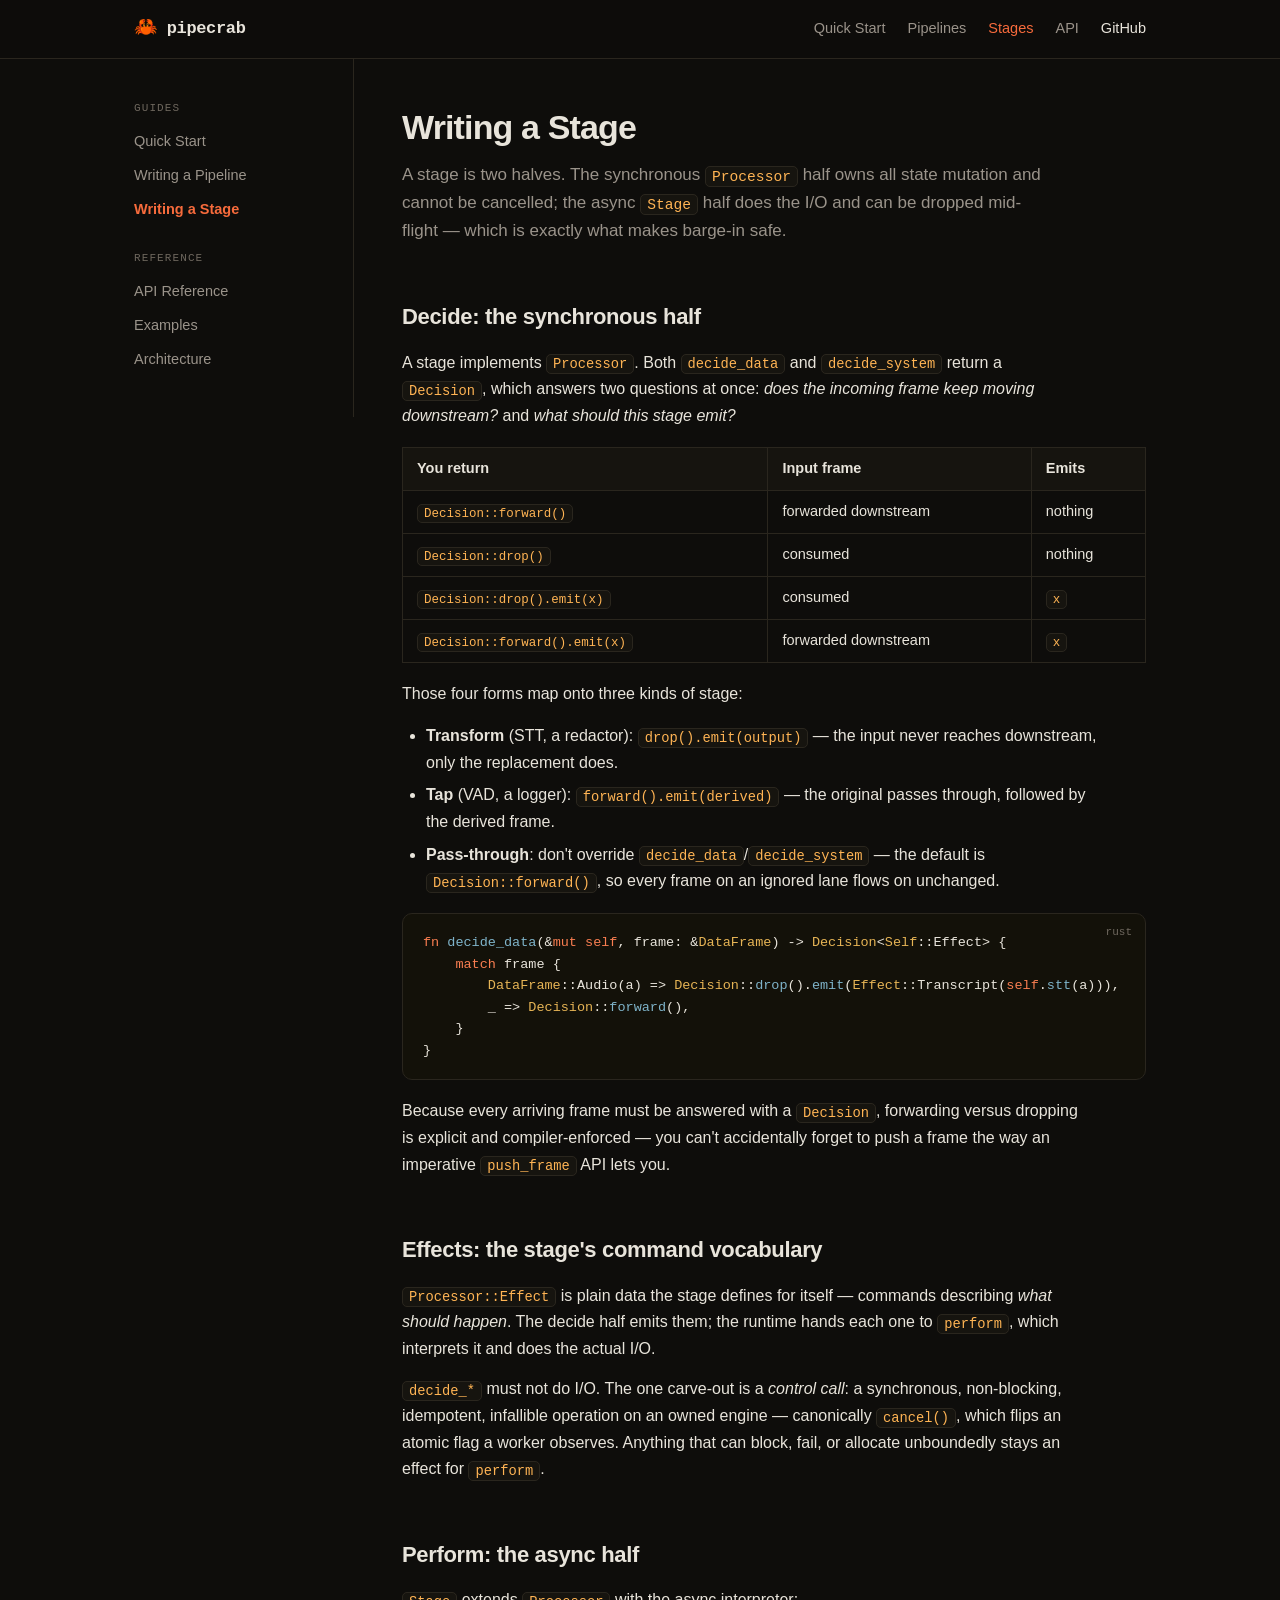
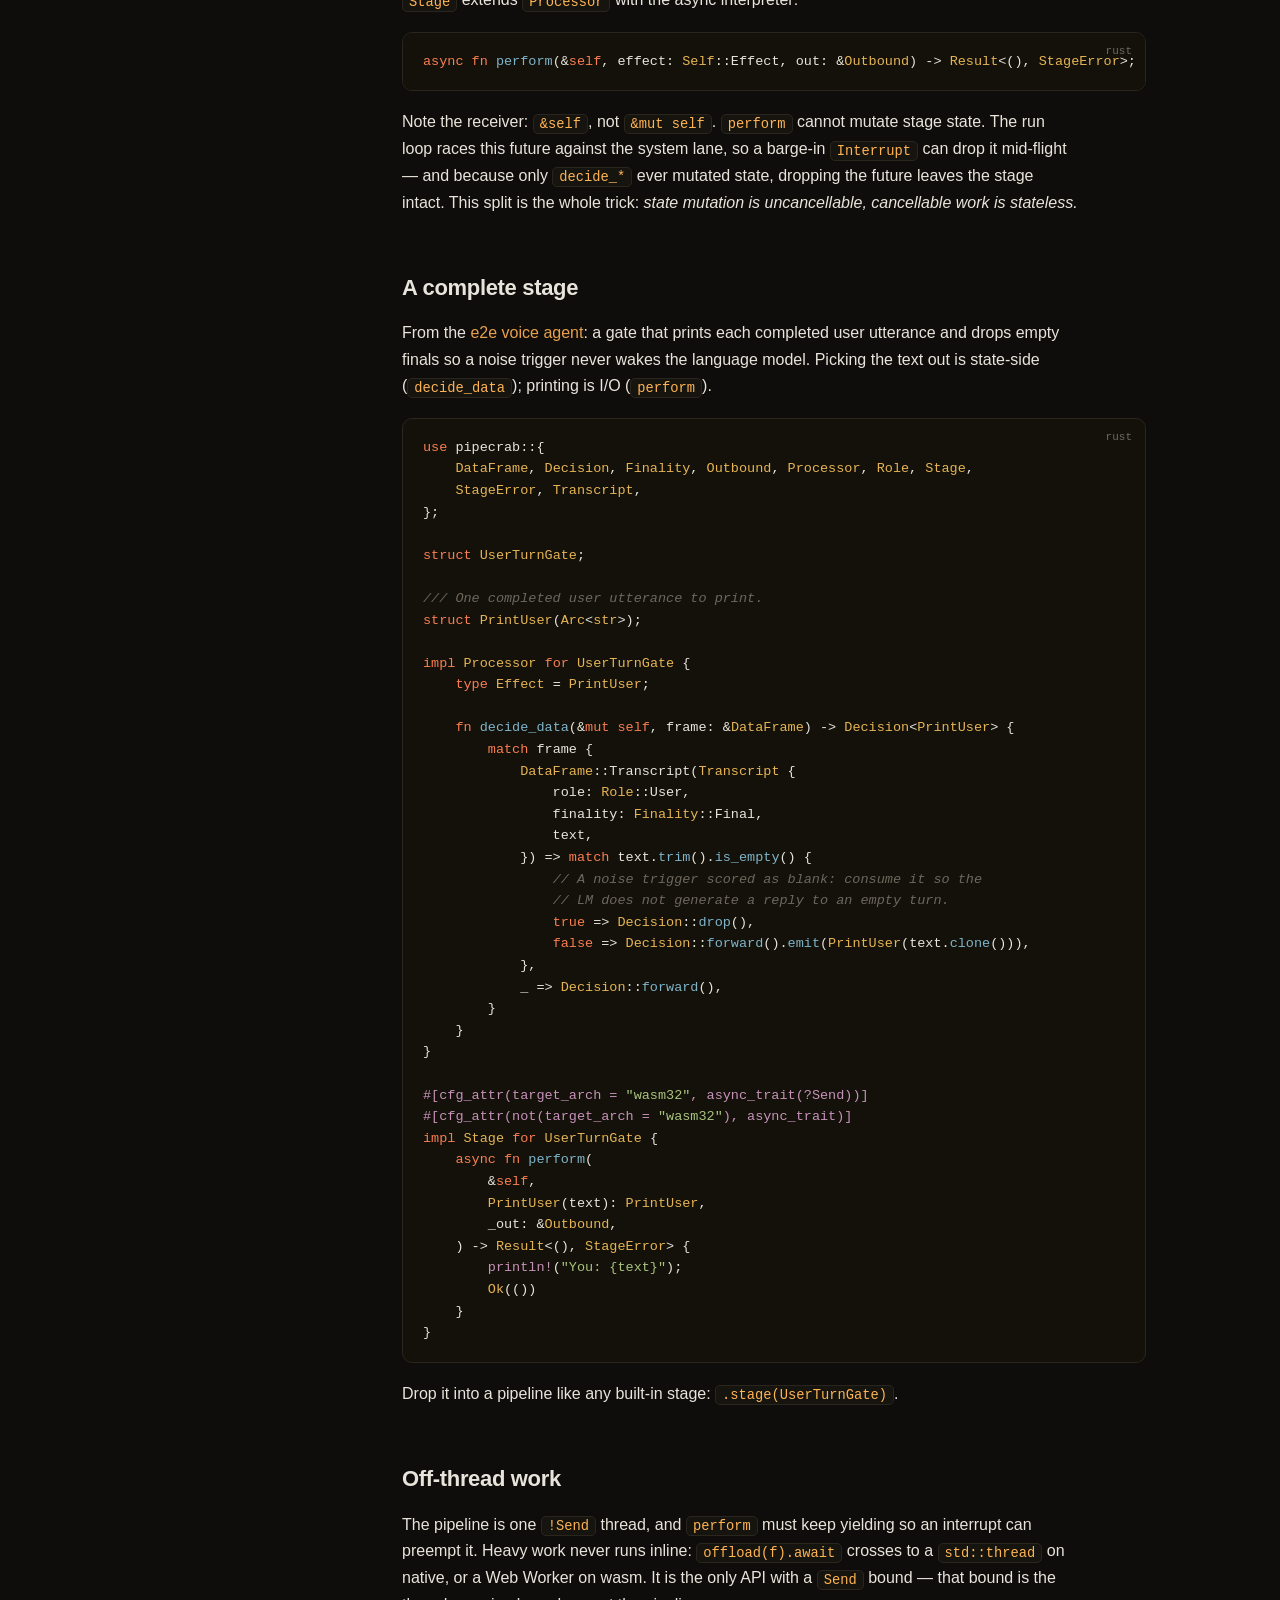
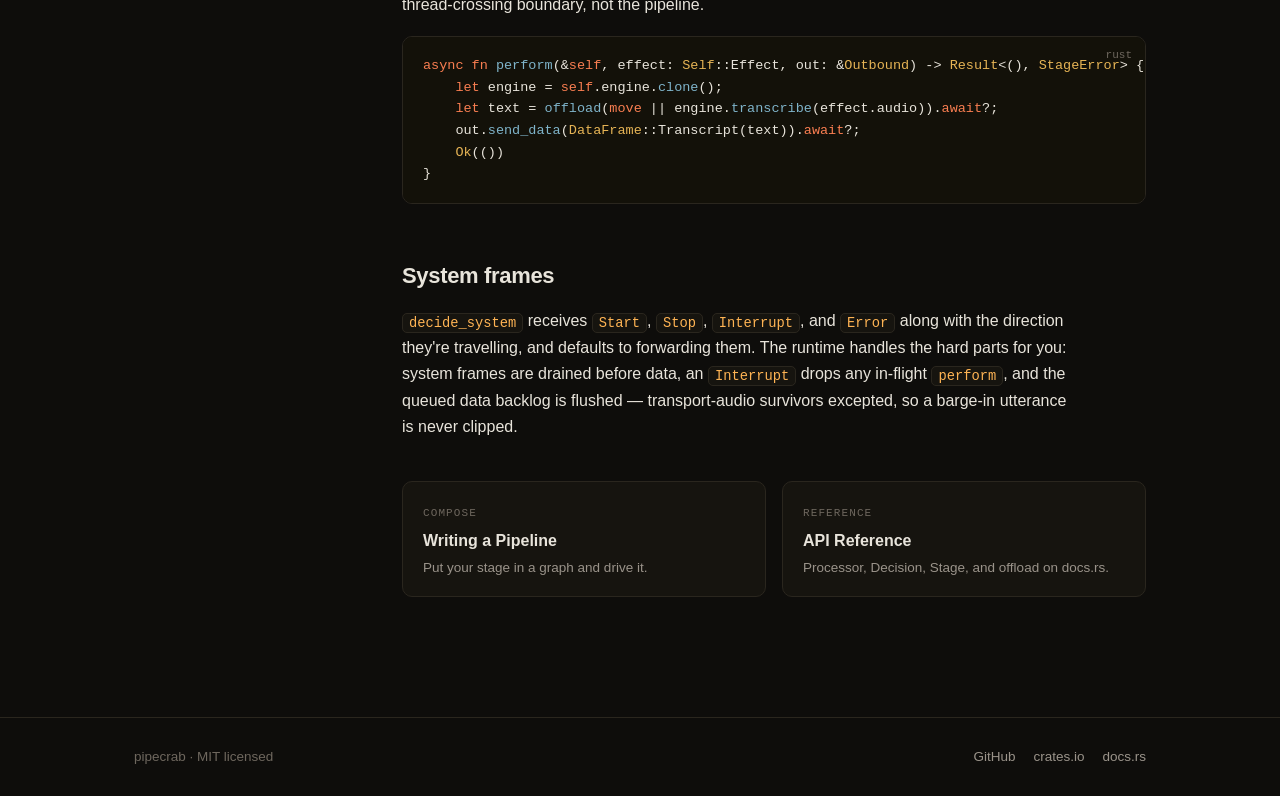
<file: docs/site/writing-a-stage/index.html>
<!DOCTYPE html>
<html lang="en">
<head>
  <meta charset="utf-8">
  <meta name="viewport" content="width=device-width, initial-scale=1">
  <title>Writing a Stage — pipecrab</title>
  <meta name="description" content="Implement pipecrab's Processor and Stage traits: decide synchronously, perform asynchronously, stay interrupt-safe by construction.">
  <link rel="icon" href="data:image/svg+xml,<svg xmlns=%22http://www.w3.org/2000/svg%22 viewBox=%220 0 100 100%22><text y=%22.9em%22 font-size=%2290%22>🦀</text></svg>">
  <link rel="stylesheet" href="../style.css">
</head>
<body>

<header class="site-header">
  <div class="inner">
    <a class="brand" href="/"><span class="crab">🦀</span>pipecrab</a>
    <nav class="site-nav">
      <a href="/quick-start/">Quick Start</a>
      <a href="/writing-a-pipeline/">Pipelines</a>
      <a class="active" href="/writing-a-stage/">Stages</a>
      <a href="/api/">API</a>
      <a class="gh" href="https://github.com/SheaHawkins/pipecrab">GitHub</a>
    </nav>
  </div>
</header>

<div class="docs-wrap">
  <aside class="docs-sidebar">
    <div class="group">Guides</div>
    <a href="/quick-start/">Quick Start</a>
    <a href="/writing-a-pipeline/">Writing a Pipeline</a>
    <a class="active" href="/writing-a-stage/">Writing a Stage</a>
    <div class="group">Reference</div>
    <a href="/api/">API Reference</a>
    <a href="https://github.com/SheaHawkins/pipecrab/tree/main/examples">Examples</a>
    <a href="https://github.com/SheaHawkins/pipecrab/blob/main/ARCHITECTURE.md">Architecture</a>
  </aside>

  <main class="docs-main">
    <h1>Writing a Stage</h1>
    <p class="lede">
      A stage is two halves. The synchronous <code>Processor</code> half owns
      all state mutation and cannot be cancelled; the async <code>Stage</code>
      half does the I/O and can be dropped mid-flight — which is exactly what
      makes barge-in safe.
    </p>

    <h2 id="decide">Decide: the synchronous half</h2>
    <p>
      A stage implements <code>Processor</code>. Both <code>decide_data</code>
      and <code>decide_system</code> return a <code>Decision</code>, which
      answers two questions at once: <em>does the incoming frame keep moving
      downstream?</em> and <em>what should this stage emit?</em>
    </p>
    <table>
      <thead><tr><th>You return</th><th>Input frame</th><th>Emits</th></tr></thead>
      <tbody>
        <tr><td><code>Decision::forward()</code></td><td>forwarded downstream</td><td>nothing</td></tr>
        <tr><td><code>Decision::drop()</code></td><td>consumed</td><td>nothing</td></tr>
        <tr><td><code>Decision::drop().emit(x)</code></td><td>consumed</td><td><code>x</code></td></tr>
        <tr><td><code>Decision::forward().emit(x)</code></td><td>forwarded downstream</td><td><code>x</code></td></tr>
      </tbody>
    </table>
    <p>Those four forms map onto three kinds of stage:</p>
    <ul>
      <li><strong>Transform</strong> (STT, a redactor):
        <code>drop().emit(output)</code> — the input never reaches downstream,
        only the replacement does.</li>
      <li><strong>Tap</strong> (VAD, a logger):
        <code>forward().emit(derived)</code> — the original passes through,
        followed by the derived frame.</li>
      <li><strong>Pass-through</strong>: don't override
        <code>decide_data</code>/<code>decide_system</code> — the default is
        <code>Decision::forward()</code>, so every frame on an ignored lane
        flows on unchanged.</li>
    </ul>
    <div class="code-card"><span class="lang">rust</span>
<pre><span class="kw">fn</span> <span class="fn">decide_data</span>(&amp;<span class="kw">mut self</span>, frame: &amp;<span class="ty">DataFrame</span>) -&gt; <span class="ty">Decision</span>&lt;<span class="ty">Self</span>::Effect&gt; {
    <span class="kw">match</span> frame {
        <span class="ty">DataFrame</span>::Audio(a) =&gt; <span class="ty">Decision</span>::<span class="fn">drop</span>().<span class="fn">emit</span>(<span class="ty">Effect</span>::Transcript(<span class="kw">self</span>.<span class="fn">stt</span>(a))),
        _ =&gt; <span class="ty">Decision</span>::<span class="fn">forward</span>(),
    }
}</pre>
    </div>
    <p>
      Because every arriving frame must be answered with a
      <code>Decision</code>, forwarding versus dropping is explicit and
      compiler-enforced — you can't accidentally forget to push a frame the
      way an imperative <code>push_frame</code> API lets you.
    </p>

    <h2 id="effects">Effects: the stage's command vocabulary</h2>
    <p>
      <code>Processor::Effect</code> is plain data the stage defines for
      itself — commands describing <em>what should happen</em>. The decide
      half emits them; the runtime hands each one to <code>perform</code>,
      which interprets it and does the actual I/O.
    </p>
    <p>
      <code>decide_*</code> must not do I/O. The one carve-out is a
      <em>control call</em>: a synchronous, non-blocking, idempotent,
      infallible operation on an owned engine — canonically
      <code>cancel()</code>, which flips an atomic flag a worker observes.
      Anything that can block, fail, or allocate unboundedly stays an effect
      for <code>perform</code>.
    </p>

    <h2 id="perform">Perform: the async half</h2>
    <p>
      <code>Stage</code> extends <code>Processor</code> with the async
      interpreter:
    </p>
    <div class="code-card"><span class="lang">rust</span>
<pre><span class="kw">async fn</span> <span class="fn">perform</span>(&amp;<span class="kw">self</span>, effect: <span class="ty">Self</span>::Effect, out: &amp;<span class="ty">Outbound</span>) -&gt; <span class="ty">Result</span>&lt;(), <span class="ty">StageError</span>&gt;;</pre>
    </div>
    <p>
      Note the receiver: <code>&amp;self</code>, not
      <code>&amp;mut self</code>. <code>perform</code> cannot mutate stage
      state. The run loop races this future against the system lane, so a
      barge-in <code>Interrupt</code> can drop it mid-flight — and because
      only <code>decide_*</code> ever mutated state, dropping the future
      leaves the stage intact. This split is the whole trick: <em>state
      mutation is uncancellable, cancellable work is stateless.</em>
    </p>

    <h2 id="example">A complete stage</h2>
    <p>
      From the <a href="https://github.com/SheaHawkins/pipecrab/blob/main/examples/e2e-voice-agent/src/main.rs">e2e voice agent</a>:
      a gate that prints each completed user utterance and drops empty finals
      so a noise trigger never wakes the language model. Picking the text out
      is state-side (<code>decide_data</code>); printing is I/O
      (<code>perform</code>).
    </p>
    <div class="code-card"><span class="lang">rust</span>
<pre><span class="kw">use</span> pipecrab::{
    <span class="ty">DataFrame</span>, <span class="ty">Decision</span>, <span class="ty">Finality</span>, <span class="ty">Outbound</span>, <span class="ty">Processor</span>, <span class="ty">Role</span>, <span class="ty">Stage</span>,
    <span class="ty">StageError</span>, <span class="ty">Transcript</span>,
};

<span class="kw">struct</span> <span class="ty">UserTurnGate</span>;

<span class="cm">/// One completed user utterance to print.</span>
<span class="kw">struct</span> <span class="ty">PrintUser</span>(<span class="ty">Arc</span>&lt;<span class="ty">str</span>&gt;);

<span class="kw">impl</span> <span class="ty">Processor</span> <span class="kw">for</span> <span class="ty">UserTurnGate</span> {
    <span class="kw">type</span> <span class="ty">Effect</span> = <span class="ty">PrintUser</span>;

    <span class="kw">fn</span> <span class="fn">decide_data</span>(&amp;<span class="kw">mut self</span>, frame: &amp;<span class="ty">DataFrame</span>) -&gt; <span class="ty">Decision</span>&lt;<span class="ty">PrintUser</span>&gt; {
        <span class="kw">match</span> frame {
            <span class="ty">DataFrame</span>::Transcript(<span class="ty">Transcript</span> {
                role: <span class="ty">Role</span>::User,
                finality: <span class="ty">Finality</span>::Final,
                text,
            }) =&gt; <span class="kw">match</span> text.<span class="fn">trim</span>().<span class="fn">is_empty</span>() {
                <span class="cm">// A noise trigger scored as blank: consume it so the</span>
                <span class="cm">// LM does not generate a reply to an empty turn.</span>
                <span class="kw">true</span> =&gt; <span class="ty">Decision</span>::<span class="fn">drop</span>(),
                <span class="kw">false</span> =&gt; <span class="ty">Decision</span>::<span class="fn">forward</span>().<span class="fn">emit</span>(<span class="ty">PrintUser</span>(text.<span class="fn">clone</span>())),
            },
            _ =&gt; <span class="ty">Decision</span>::<span class="fn">forward</span>(),
        }
    }
}

<span class="mc">#[cfg_attr(target_arch = <span class="st">"wasm32"</span>, async_trait(?Send))]</span>
<span class="mc">#[cfg_attr(not(target_arch = <span class="st">"wasm32"</span>), async_trait)]</span>
<span class="kw">impl</span> <span class="ty">Stage</span> <span class="kw">for</span> <span class="ty">UserTurnGate</span> {
    <span class="kw">async fn</span> <span class="fn">perform</span>(
        &amp;<span class="kw">self</span>,
        <span class="ty">PrintUser</span>(text): <span class="ty">PrintUser</span>,
        _out: &amp;<span class="ty">Outbound</span>,
    ) -&gt; <span class="ty">Result</span>&lt;(), <span class="ty">StageError</span>&gt; {
        <span class="mc">println!</span>(<span class="st">"You: {text}"</span>);
        <span class="ty">Ok</span>(())
    }
}</pre>
    </div>
    <p>
      Drop it into a pipeline like any built-in stage:
      <code>.stage(UserTurnGate)</code>.
    </p>

    <h2 id="offload">Off-thread work</h2>
    <p>
      The pipeline is one <code>!Send</code> thread, and <code>perform</code>
      must keep yielding so an interrupt can preempt it. Heavy work never runs
      inline: <code>offload(f).await</code> crosses to a
      <code>std::thread</code> on native, or a Web Worker on wasm. It is the
      only API with a <code>Send</code> bound — that bound is the
      thread-crossing boundary, not the pipeline.
    </p>
    <div class="code-card"><span class="lang">rust</span>
<pre><span class="kw">async fn</span> <span class="fn">perform</span>(&amp;<span class="kw">self</span>, effect: <span class="ty">Self</span>::Effect, out: &amp;<span class="ty">Outbound</span>) -&gt; <span class="ty">Result</span>&lt;(), <span class="ty">StageError</span>&gt; {
    <span class="kw">let</span> engine = <span class="kw">self</span>.engine.<span class="fn">clone</span>();
    <span class="kw">let</span> text = <span class="fn">offload</span>(<span class="kw">move</span> || engine.<span class="fn">transcribe</span>(effect.audio)).<span class="kw">await</span>?;
    out.<span class="fn">send_data</span>(<span class="ty">DataFrame</span>::Transcript(text)).<span class="kw">await</span>?;
    <span class="ty">Ok</span>(())
}</pre>
    </div>

    <h2 id="system">System frames</h2>
    <p>
      <code>decide_system</code> receives <code>Start</code>,
      <code>Stop</code>, <code>Interrupt</code>, and <code>Error</code> along
      with the direction they're travelling, and defaults to forwarding them.
      The runtime handles the hard parts for you: system frames are drained
      before data, an <code>Interrupt</code> drops any in-flight
      <code>perform</code>, and the queued data backlog is flushed —
      transport-audio survivors excepted, so a barge-in utterance is never
      clipped.
    </p>

    <div class="next-links">
      <a href="/writing-a-pipeline/">
        <span class="label">Compose</span>
        <div class="title">Writing a Pipeline</div>
        <div class="desc">Put your stage in a graph and drive it.</div>
      </a>
      <a href="/api/">
        <span class="label">Reference</span>
        <div class="title">API Reference</div>
        <div class="desc">Processor, Decision, Stage, and offload on docs.rs.</div>
      </a>
    </div>
  </main>
</div>

<footer class="site-footer">
  <div class="inner">
    <span>pipecrab · MIT licensed</span>
    <span class="links">
      <a href="https://github.com/SheaHawkins/pipecrab">GitHub</a>
      <a href="https://crates.io/crates/pipecrab">crates.io</a>
      <a href="https://docs.rs/pipecrab">docs.rs</a>
    </span>
  </div>
</footer>

</body>
</html>
</file>
<file: docs/site/style.css>
/* pipecrab.rs — hand-rolled, dependency-free stylesheet. Dark, warm, classy. */

:root {
  --bg: #0e0d0b;
  --bg-raise: #16140f;
  --bg-code: #131109;
  --line: #2a261e;
  --text: #e8e4db;
  --muted: #9a938a;
  --faint: #6e675e;
  --accent: #f76b3c;
  --accent-soft: #ffb454;
  --link: #e8a04c;
  /* syntax */
  --sy-kw: #f97e51;
  --sy-ty: #e6b455;
  --sy-st: #a8c47f;
  --sy-fn: #7fb4ca;
  --sy-cm: #6e675e;
  --sy-nm: #d19a66;
  --sy-mc: #c792b9;
  --mono: ui-monospace, "SF Mono", SFMono-Regular, Menlo, Consolas,
    "Liberation Mono", monospace;
  --sans: ui-sans-serif, -apple-system, "Segoe UI", Inter, Roboto, Helvetica,
    Arial, sans-serif;
}

* { box-sizing: border-box; }

html { scroll-behavior: smooth; overflow-x: clip; }

body {
  margin: 0;
  background: var(--bg);
  color: var(--text);
  font-family: var(--sans);
  font-size: 16px;
  line-height: 1.65;
  -webkit-font-smoothing: antialiased;
}

a { color: var(--link); text-decoration: none; }
a:hover { text-decoration: underline; text-underline-offset: 3px; }

::selection { background: rgba(247, 107, 60, 0.35); }

/* ---------- header ---------- */

.site-header {
  position: sticky;
  top: 0;
  z-index: 10;
  background: rgba(14, 13, 11, 0.88);
  backdrop-filter: blur(8px);
  border-bottom: 1px solid var(--line);
}

.site-header .inner {
  max-width: 1060px;
  margin: 0 auto;
  padding: 8px 24px;
  min-height: 58px;
  display: flex;
  align-items: center;
  gap: 28px;
}

.brand {
  font-family: var(--mono);
  font-weight: 700;
  font-size: 17px;
  color: var(--text);
  letter-spacing: -0.02em;
  display: flex;
  align-items: center;
  gap: 9px;
}
.brand:hover { text-decoration: none; color: var(--accent); }
.brand .crab { font-size: 19px; }

.site-nav {
  display: flex;
  flex-wrap: wrap;
  row-gap: 2px;
  column-gap: 22px;
  margin-left: auto;
  justify-content: flex-end;
  font-size: 14.5px;
}
.site-nav a { color: var(--muted); white-space: nowrap; }
.site-nav a:hover { color: var(--text); text-decoration: none; }
.site-nav a.active { color: var(--accent); }
.site-nav a.gh { color: var(--text); }

/* ---------- landing hero ---------- */

.hero {
  max-width: 1060px;
  margin: 0 auto;
  padding: 88px 24px 56px;
  display: grid;
  grid-template-columns: minmax(0, 5fr) minmax(0, 6fr);
  gap: 56px;
  align-items: center;
}

.hero h1 {
  font-size: 46px;
  line-height: 1.12;
  letter-spacing: -0.03em;
  margin: 0 0 18px;
  font-weight: 750;
}
.hero h1 em {
  font-style: normal;
  color: var(--accent);
}

.hero .tagline {
  color: var(--muted);
  font-size: 18px;
  margin: 0 0 30px;
  max-width: 46ch;
}

.hero .cta {
  display: flex;
  gap: 14px;
  flex-wrap: wrap;
  align-items: center;
}

.btn {
  display: inline-block;
  padding: 10px 20px;
  border-radius: 8px;
  font-size: 15px;
  font-weight: 600;
  border: 1px solid transparent;
}
.btn:hover { text-decoration: none; }
.btn.primary { background: var(--accent); color: #16100b; }
.btn.primary:hover { background: var(--accent-soft); }
.btn.ghost { border-color: var(--line); color: var(--text); }
.btn.ghost:hover { border-color: var(--faint); }

.hero .install {
  margin-top: 26px;
  font-family: var(--mono);
  font-size: 13.5px;
  color: var(--muted);
}
.hero .install code {
  background: var(--bg-code);
  border: 1px solid var(--line);
  border-radius: 6px;
  padding: 6px 12px;
  color: var(--text);
}

/* ---------- code blocks ---------- */

pre {
  background: var(--bg-code);
  border: 1px solid var(--line);
  border-radius: 10px;
  padding: 18px 20px;
  overflow-x: auto;
  font-family: var(--mono);
  font-size: 13.5px;
  line-height: 1.6;
  margin: 0;
}

code { font-family: var(--mono); }

p code, li code, td code, h2 code, h3 code {
  background: var(--bg-raise);
  border: 1px solid var(--line);
  border-radius: 5px;
  padding: 1.5px 6px;
  font-size: 0.86em;
  color: var(--accent-soft);
  white-space: nowrap;
}

pre .kw { color: var(--sy-kw); }
pre .ty { color: var(--sy-ty); }
pre .st { color: var(--sy-st); }
pre .fn { color: var(--sy-fn); }
pre .cm { color: var(--sy-cm); font-style: italic; }
pre .nm { color: var(--sy-nm); }
pre .mc { color: var(--sy-mc); }
pre .pr { color: var(--faint); } /* shell prompt */

.code-card { position: relative; }
.code-card .lang {
  position: absolute;
  top: 10px;
  right: 14px;
  font-family: var(--mono);
  font-size: 11px;
  color: var(--faint);
  text-transform: lowercase;
  user-select: none;
}

/* ---------- landing sections ---------- */

.section {
  max-width: 1060px;
  margin: 0 auto;
  padding: 56px 24px;
  border-top: 1px solid var(--line);
}

.section > h2 {
  font-size: 26px;
  letter-spacing: -0.02em;
  margin: 0 0 8px;
}
.section > .sub {
  color: var(--muted);
  margin: 0 0 34px;
  max-width: 68ch;
}

.feature-grid {
  display: grid;
  grid-template-columns: repeat(3, minmax(0, 1fr));
  gap: 18px;
}

.feature {
  background: var(--bg-raise);
  border: 1px solid var(--line);
  border-radius: 10px;
  padding: 20px 22px;
}
.feature h3 {
  margin: 0 0 8px;
  font-size: 16px;
  letter-spacing: -0.01em;
}
.feature h3 .dot { color: var(--accent); margin-right: 7px; }
.feature p {
  margin: 0;
  color: var(--muted);
  font-size: 14.5px;
  line-height: 1.6;
}
.feature p code { white-space: nowrap; }

/* flow diagram */

.flow {
  font-family: var(--mono);
  font-size: 13.5px;
  display: flex;
  flex-wrap: wrap;
  gap: 10px;
  align-items: center;
}
.flow .node {
  background: var(--bg-raise);
  border: 1px solid var(--line);
  border-radius: 8px;
  padding: 8px 14px;
  white-space: nowrap;
}
.flow .node small { display: block; color: var(--faint); font-size: 11px; }
.flow .arrow { color: var(--accent); user-select: none; }

/* platform matrix */

table {
  border-collapse: collapse;
  width: 100%;
  font-size: 14.5px;
}
th, td {
  border: 1px solid var(--line);
  padding: 9px 14px;
  text-align: left;
}
th { background: var(--bg-raise); font-weight: 600; }
td.c, th.c { text-align: center; }

.legend { color: var(--faint); font-size: 13px; margin-top: 10px; }

/* ---------- docs layout ---------- */

.docs-wrap {
  max-width: 1060px;
  margin: 0 auto;
  padding: 0 24px;
  display: grid;
  grid-template-columns: 220px minmax(0, 1fr);
  gap: 48px;
}

.docs-sidebar {
  padding: 40px 0;
  border-right: 1px solid var(--line);
  align-self: start;
  position: sticky;
  top: 58px;
  font-size: 14.5px;
}
.docs-sidebar .group {
  font-family: var(--mono);
  font-size: 11px;
  text-transform: uppercase;
  letter-spacing: 0.1em;
  color: var(--faint);
  margin: 22px 0 8px;
}
.docs-sidebar .group:first-child { margin-top: 0; }
.docs-sidebar a {
  display: block;
  color: var(--muted);
  padding: 5px 0;
}
.docs-sidebar a:hover { color: var(--text); text-decoration: none; }
.docs-sidebar a.active { color: var(--accent); font-weight: 600; }

.docs-main {
  padding: 40px 0 80px;
  min-width: 0;
}

.docs-main h1 {
  font-size: 34px;
  letter-spacing: -0.025em;
  margin: 0 0 6px;
}
.docs-main .lede {
  color: var(--muted);
  font-size: 17px;
  margin: 0 0 34px;
  max-width: 68ch;
}
.docs-main h2 {
  font-size: 22px;
  letter-spacing: -0.015em;
  margin: 44px 0 14px;
  padding-top: 10px;
}
.docs-main h3 { font-size: 17px; margin: 30px 0 10px; }
.docs-main p, .docs-main li { max-width: 76ch; }
.docs-main p { margin: 14px 0; }
.docs-main pre { margin: 18px 0; }
.docs-main table { margin: 18px 0; }
.docs-main ul, .docs-main ol { padding-left: 24px; }
.docs-main li { margin: 6px 0; }

.callout {
  border: 1px solid var(--line);
  border-left: 3px solid var(--accent);
  background: var(--bg-raise);
  border-radius: 8px;
  padding: 14px 18px;
  margin: 18px 0;
  font-size: 14.5px;
}
.callout.warn { border-left-color: var(--accent-soft); }
.callout p { margin: 0; }
.callout p + p { margin-top: 8px; }

.next-links {
  display: grid;
  grid-template-columns: repeat(auto-fit, minmax(240px, 1fr));
  gap: 16px;
  margin-top: 40px;
}
.next-links a {
  display: block;
  background: var(--bg-raise);
  border: 1px solid var(--line);
  border-radius: 10px;
  padding: 16px 20px;
  color: var(--text);
}
.next-links a:hover { border-color: var(--accent); text-decoration: none; }
.next-links .label {
  font-family: var(--mono);
  font-size: 11px;
  text-transform: uppercase;
  letter-spacing: 0.1em;
  color: var(--faint);
}
.next-links .title { font-weight: 600; margin-top: 4px; }
.next-links .desc { color: var(--muted); font-size: 13.5px; margin-top: 3px; }

/* ---------- footer ---------- */

.site-footer {
  border-top: 1px solid var(--line);
  margin-top: 40px;
}
.site-footer .inner {
  max-width: 1060px;
  margin: 0 auto;
  padding: 28px 24px;
  display: flex;
  flex-wrap: wrap;
  gap: 18px;
  justify-content: space-between;
  color: var(--faint);
  font-size: 13.5px;
}
.site-footer a { color: var(--muted); }
.site-footer .links { display: flex; gap: 18px; }

/* ---------- responsive ---------- */

/* Grid/flex items refuse to shrink below their content width by default
   (min-width: auto), which keeps a wide <pre> from ever engaging its own
   overflow-x scrollbar and drags the whole page wider than the viewport. */
.hero > div,
.docs-main,
.code-card,
.feature {
  min-width: 0;
}

@media (max-width: 900px) {
  .hero { grid-template-columns: 1fr; padding-top: 56px; gap: 36px; }
  .hero h1 { font-size: 36px; }
  .feature-grid { grid-template-columns: 1fr; }
  .docs-wrap { grid-template-columns: 1fr; gap: 0; }
  .docs-sidebar {
    position: static;
    border-right: none;
    border-bottom: 1px solid var(--line);
    padding: 24px 0;
  }
  /* Wide tables scroll within themselves instead of stretching the page. */
  table {
    display: block;
    overflow-x: auto;
  }
}
</file>
